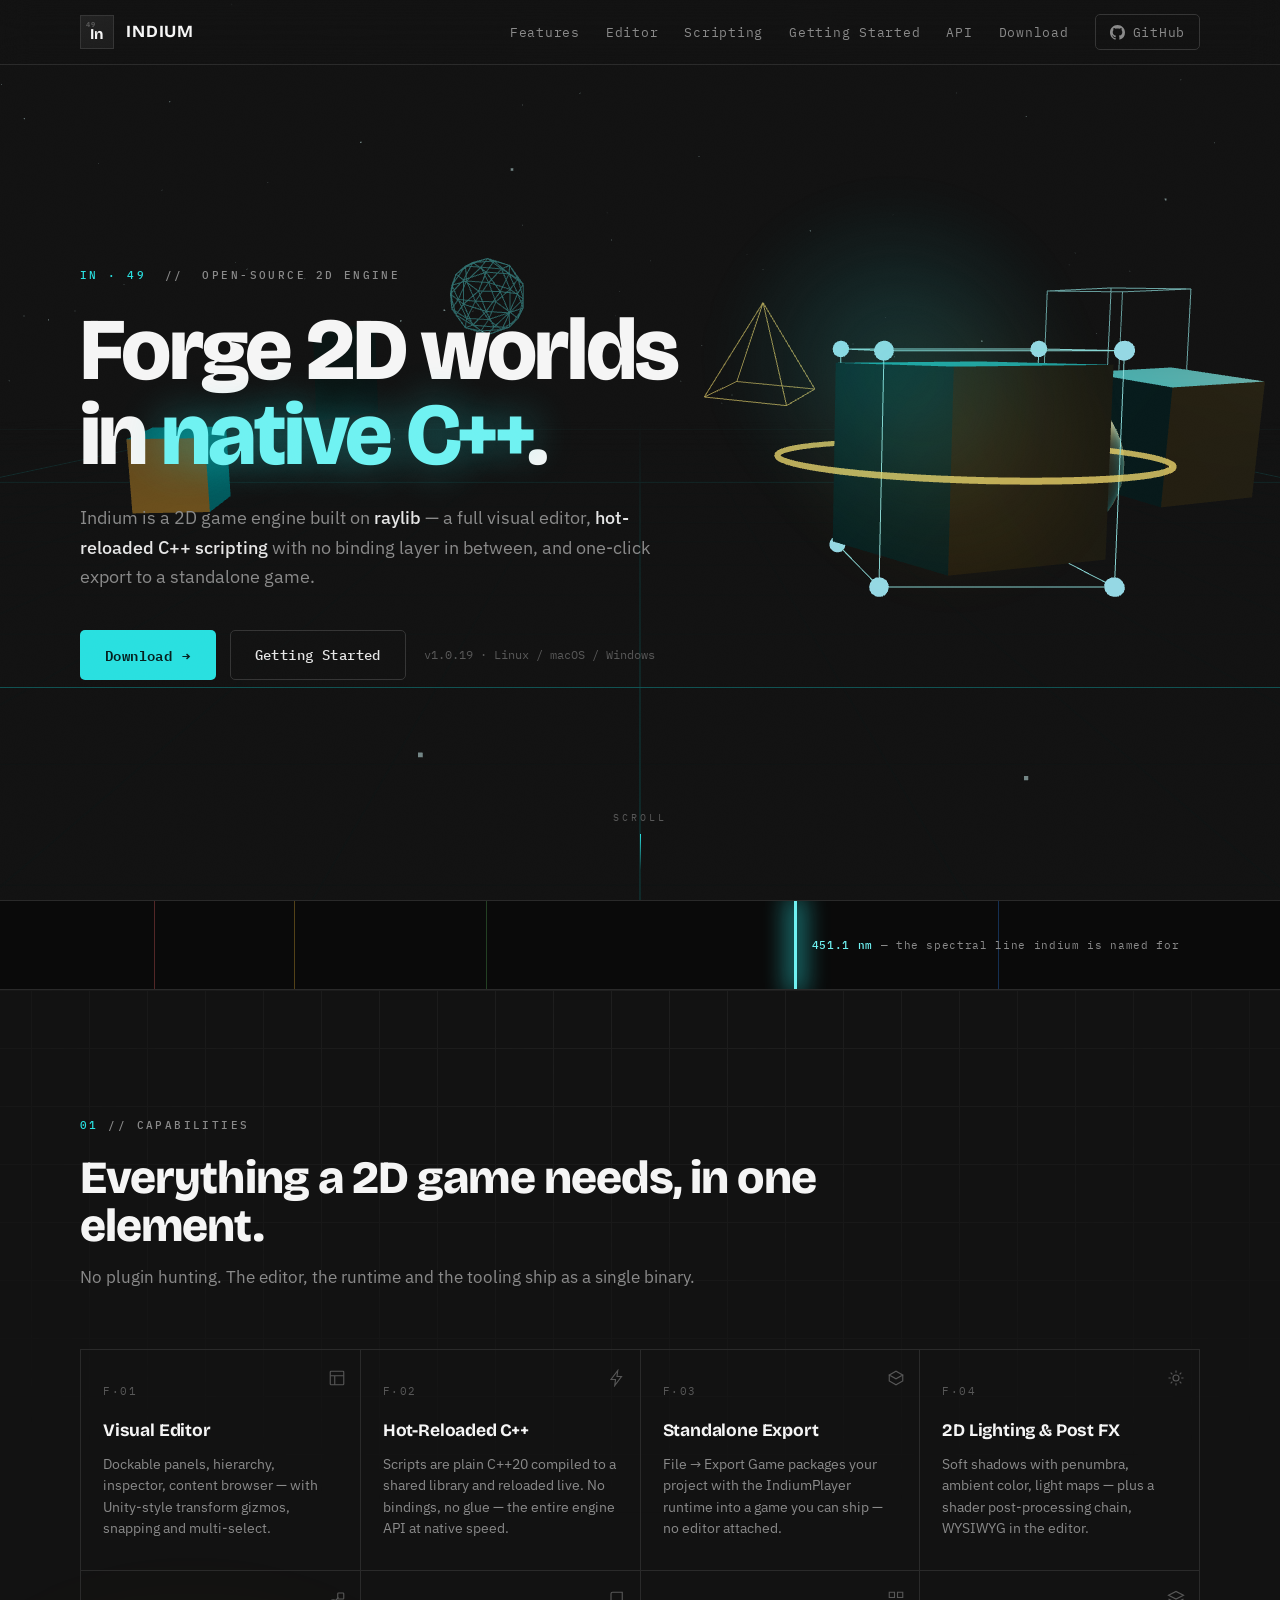
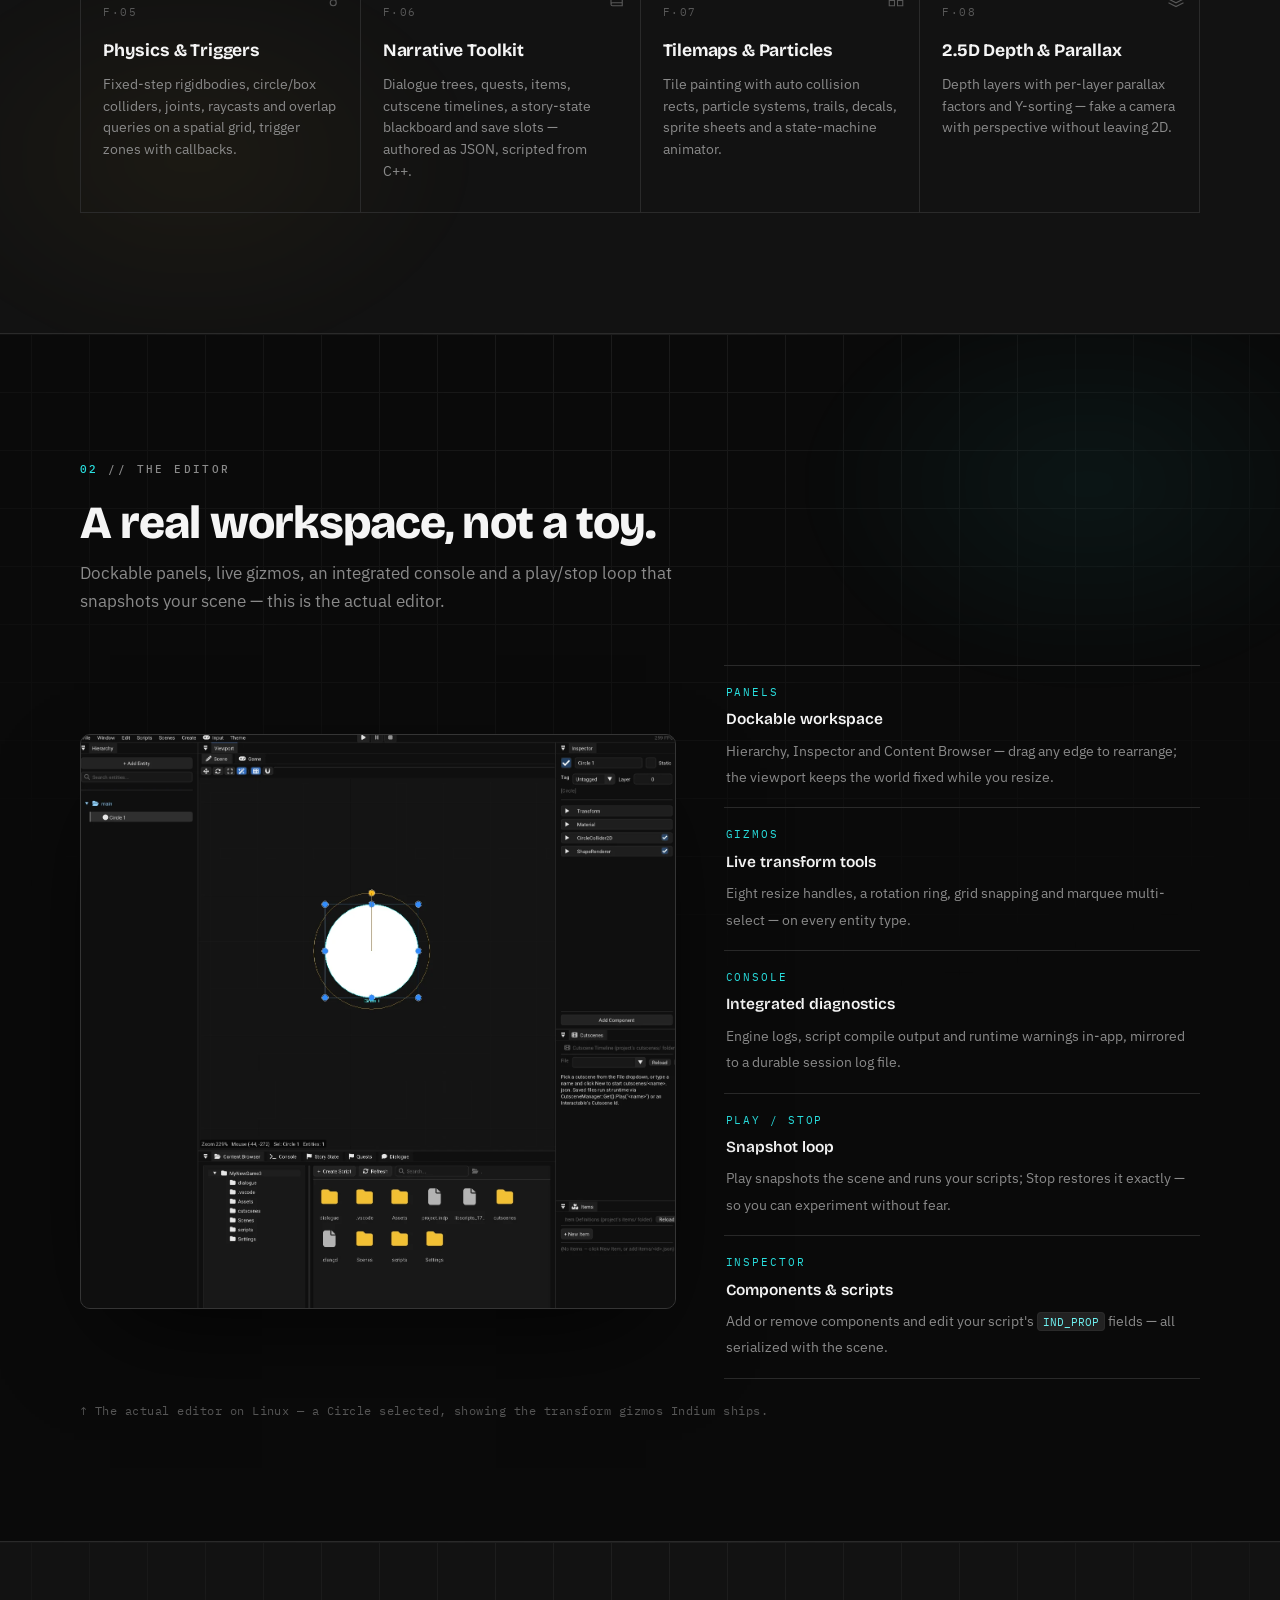
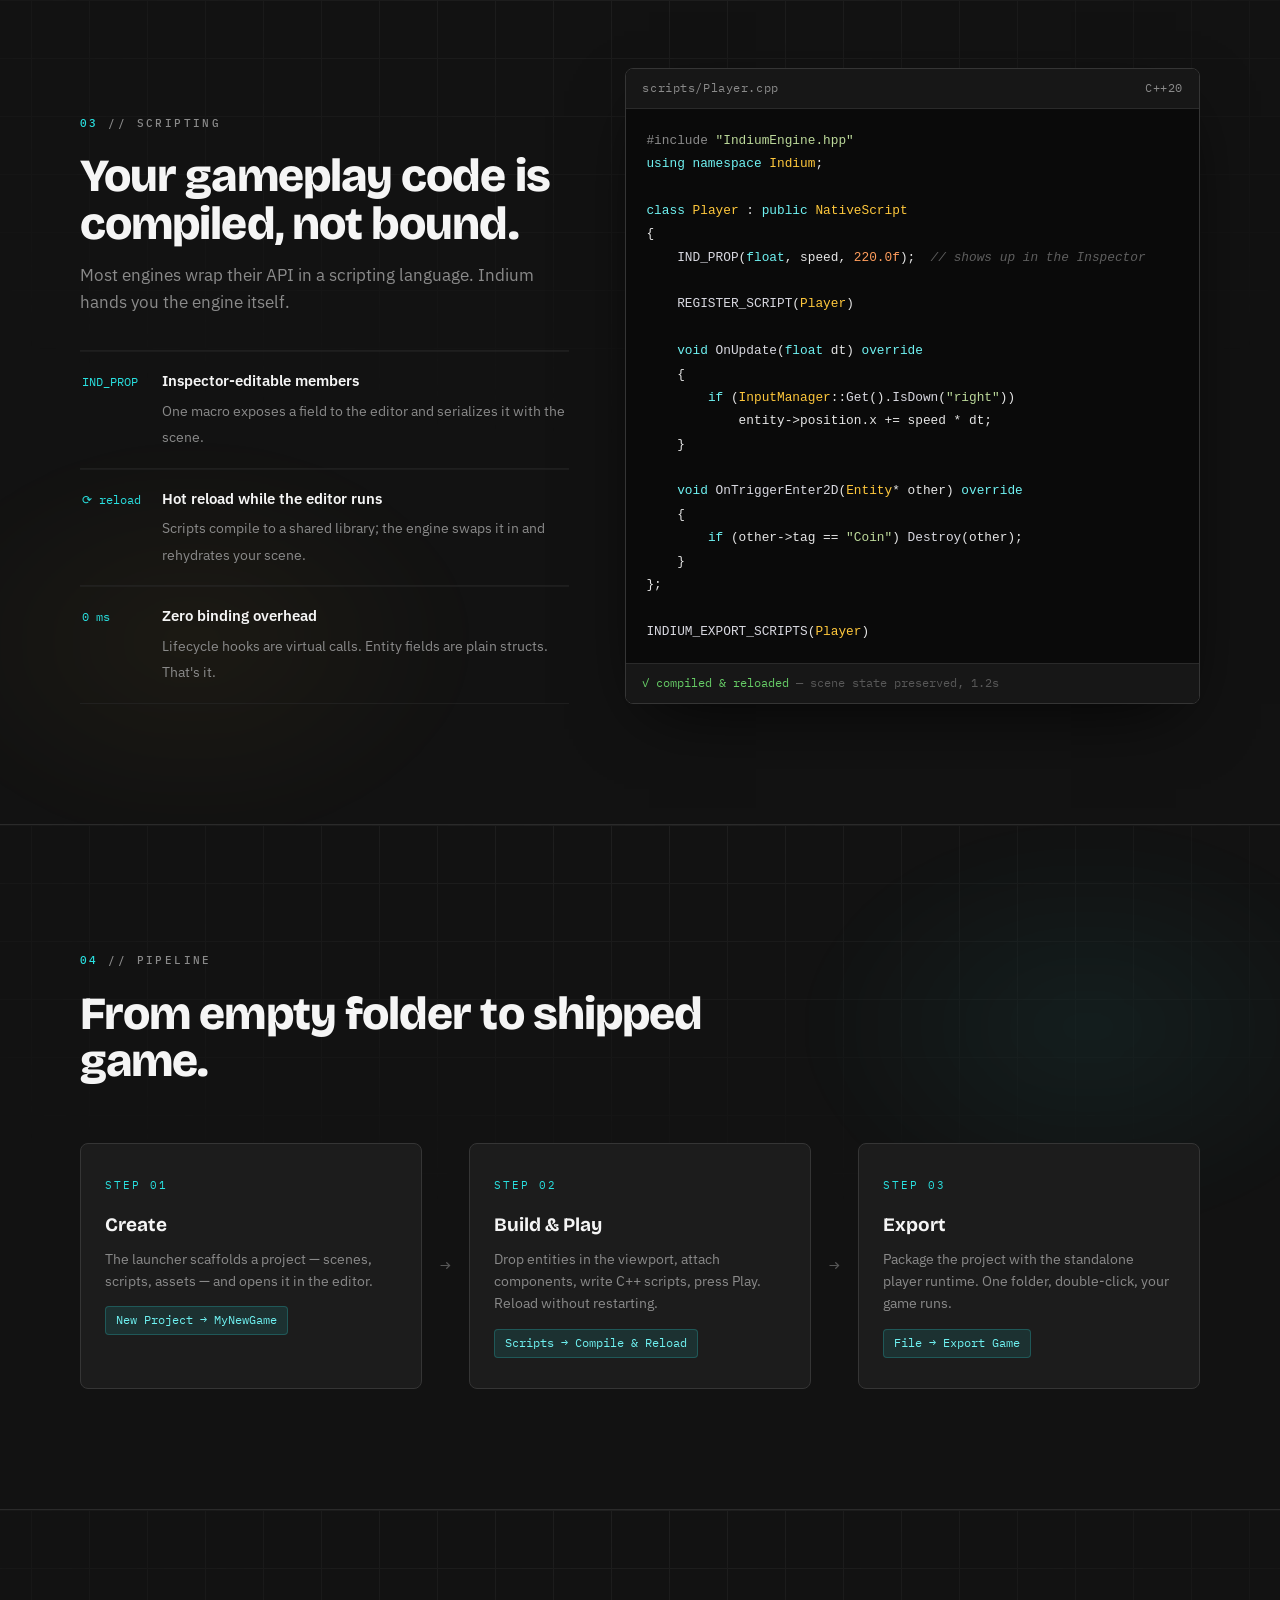
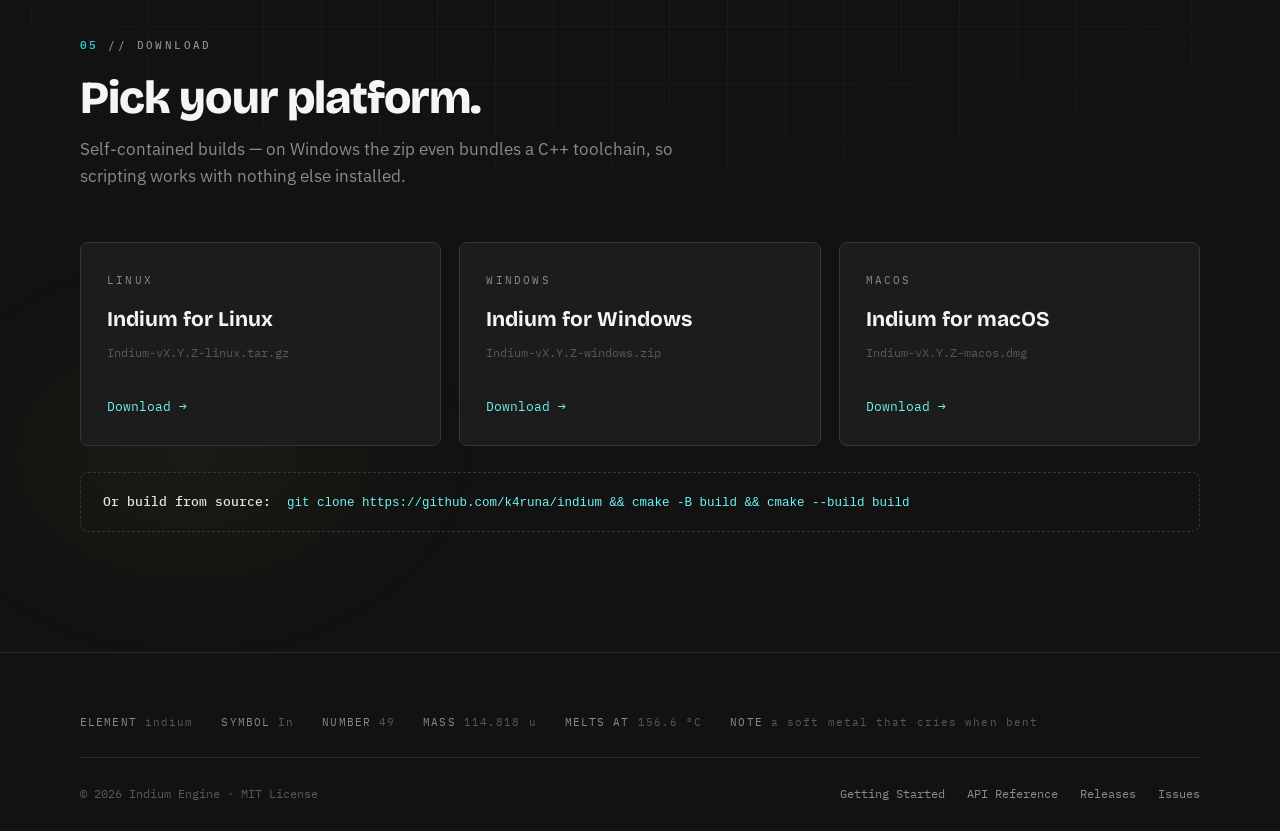
<file: website/index.html>
<!DOCTYPE html>
<html lang="en">
<head>
<meta charset="UTF-8">
<meta name="viewport" content="width=device-width, initial-scale=1.0">
<title>Indium — a 2D game engine in pure C++</title>
<meta name="description" content="Indium is an open-source 2D game engine built on raylib: a full visual editor, hot-reloaded C++ scripting with zero bindings, and one-click standalone export.">
<meta property="og:title" content="Indium — a 2D game engine in pure C++">
<meta property="og:description" content="A visual editor, hot-reloaded C++ scripting with no binding layer, and one-click standalone export.">
<meta property="og:type" content="website">
<link rel="icon" href="data:image/svg+xml,%3Csvg xmlns='http://www.w3.org/2000/svg' viewBox='0 0 64 64'%3E%3Crect width='64' height='64' fill='%231c1c1c'/%3E%3Crect x='2' y='2' width='60' height='60' fill='none' stroke='%2329e0e0' stroke-width='3'/%3E%3Ctext x='32' y='42' font-family='monospace' font-size='28' font-weight='bold' fill='%23f5f5f5' text-anchor='middle'%3EIn%3C/text%3E%3Ctext x='10' y='16' font-family='monospace' font-size='10' fill='%23585858'%3E49%3C/text%3E%3C/svg%3E">
<link rel="preconnect" href="https://fonts.googleapis.com">
<link rel="preconnect" href="https://fonts.gstatic.com" crossorigin>
<link href="https://fonts.googleapis.com/css2?family=Bricolage+Grotesque:opsz,wght@12..96,700;12..96,800&family=IBM+Plex+Mono:wght@400;500;600&family=IBM+Plex+Sans:wght@400;500;600&display=swap" rel="stylesheet">
<link rel="stylesheet" href="css/style.css">
</head>
<body>

<!-- real-time 3D backdrop (molten indium) + bloom-like aura -->
<canvas id="scene" aria-hidden="true"></canvas>
<div class="scene-aura" aria-hidden="true"></div>

<nav class="nav">
  <div class="wrap">
    <a class="brand" href="index.html" aria-label="Indium home">
      <span class="element"><b>In</b><i></i></span>
      <span>INDIUM</span>
    </a>
    <button class="nav-toggle" aria-label="Menu" aria-expanded="false">≡</button>
    <div class="links" id="navlinks">
      <a href="#features">Features</a>
      <a href="#showcase">Editor</a>
      <a href="#scripting">Scripting</a>
      <a href="getting-started.html">Getting&nbsp;Started</a>
      <a href="api.html">API</a>
      <a href="#download">Download</a>
      <a class="gh" href="https://github.com/k4runa/indium" target="_blank" rel="noopener">
        <svg viewBox="0 0 16 16" aria-hidden="true"><path d="M8 0C3.58 0 0 3.58 0 8c0 3.54 2.29 6.53 5.47 7.59.4.07.55-.17.55-.38 0-.19-.01-.82-.01-1.49-2.01.37-2.53-.49-2.69-.94-.09-.23-.48-.94-.82-1.13-.28-.15-.68-.52-.01-.53.63-.01 1.08.58 1.23.82.72 1.21 1.87.87 2.33.66.07-.52.28-.87.51-1.07-1.78-.2-3.64-.89-3.64-3.95 0-.87.31-1.59.82-2.15-.08-.2-.36-1.02.08-2.12 0 0 .67-.21 2.2.82.64-.18 1.32-.27 2-.27s1.36.09 2 .27c1.53-1.04 2.2-.82 2.2-.82.44 1.1.16 1.92.08 2.12.51.56.82 1.27.82 2.15 0 3.07-1.87 3.75-3.65 3.95.29.25.54.73.54 1.48 0 1.07-.01 1.93-.01 2.2 0 .21.15.46.55.38A8.01 8.01 0 0 0 16 8c0-4.42-3.58-8-8-8z"/></svg>
        GitHub
      </a>
    </div>
  </div>
</nav>

<!-- ======================= HERO ======================= -->
<header class="hero">
  <div class="wrap">
    <div class="inner">
      <span class="tag"><span class="idx">In · 49</span> &nbsp;//&nbsp; open-source 2D engine</span>
      <h1>Forge 2D worlds in <em>native&nbsp;C++</em>.</h1>
      <p class="sub">
        Indium is a 2D game engine built on <strong>raylib</strong> — a full visual editor,
        <strong>hot-reloaded C++ scripting</strong> with no binding layer in between,
        and one-click export to a standalone game.
      </p>
      <div class="cta">
        <a class="btn btn-primary" href="#download">Download <span class="arrow">→</span></a>
        <a class="btn btn-ghost" href="getting-started.html">Getting Started</a>
        <span class="ver" id="hero-version">v1.0.19 · Linux / macOS / Windows</span>
      </div>
    </div>
  </div>
  <div class="scrollcue"><span>SCROLL</span><span class="bar"></span></div>
</header>

<div class="below">

<!-- spectral signature -->
<div class="spectrum" role="img" aria-label="Emission spectrum with the indigo-cyan line indium is named for">
  <span class="l r"></span><span class="l o"></span><span class="l g"></span>
  <span class="l in"></span><span class="l b"></span>
  <span class="label"><b>451.1 nm</b> — the spectral line indium is named for</span>
</div>

<!-- ======================= FEATURES ======================= -->
<section class="block" id="features" data-idx="01">
  <div class="wrap">
    <div class="reveal">
      <span class="tag"><span class="idx">01</span> // capabilities</span>
      <h2>Everything a 2D game needs, in one element.</h2>
      <p class="lead">No plugin hunting. The editor, the runtime and the tooling ship as a single binary.</p>
    </div>

    <div class="features reveal">
      <div class="feature">
        <span class="glyph"><svg viewBox="0 0 24 24"><rect x="3" y="3" width="18" height="18" rx="1"/><path d="M3 9h18M9 9v12"/></svg></span>
        <span class="num">F·01</span>
        <h3>Visual Editor</h3>
        <p>Dockable panels, hierarchy, inspector, content browser — with Unity-style transform gizmos, snapping and multi-select.</p>
      </div>
      <div class="feature">
        <span class="glyph"><svg viewBox="0 0 24 24"><path d="M13 2 4 14h6l-1 8 9-12h-6l1-8z"/></svg></span>
        <span class="num">F·02</span>
        <h3>Hot-Reloaded C++</h3>
        <p>Scripts are plain C++20 compiled to a shared library and reloaded live. No bindings, no glue — the entire engine API at native speed.</p>
      </div>
      <div class="feature">
        <span class="glyph"><svg viewBox="0 0 24 24"><path d="M21 8 12 3 3 8l9 5 9-5zM3 8v8l9 5 9-5V8"/></svg></span>
        <span class="num">F·03</span>
        <h3>Standalone Export</h3>
        <p>File → Export Game packages your project with the IndiumPlayer runtime into a game you can ship — no editor attached.</p>
      </div>
      <div class="feature">
        <span class="glyph"><svg viewBox="0 0 24 24"><circle cx="12" cy="12" r="4"/><path d="M12 2v3M12 19v3M2 12h3M19 12h3M4.9 4.9l2.2 2.2M16.9 16.9l2.2 2.2M19.1 4.9l-2.2 2.2M7.1 16.9l-2.2 2.2"/></svg></span>
        <span class="num">F·04</span>
        <h3>2D Lighting &amp; Post FX</h3>
        <p>Soft shadows with penumbra, ambient color, light maps — plus a shader post-processing chain, WYSIWYG in the editor.</p>
      </div>
      <div class="feature">
        <span class="glyph"><svg viewBox="0 0 24 24"><circle cx="7" cy="17" r="4"/><rect x="13" y="4" width="8" height="8" rx="1"/><path d="M10 14 14 10"/></svg></span>
        <span class="num">F·05</span>
        <h3>Physics &amp; Triggers</h3>
        <p>Fixed-step rigidbodies, circle/box colliders, joints, raycasts and overlap queries on a spatial grid, trigger zones with callbacks.</p>
      </div>
      <div class="feature">
        <span class="glyph"><svg viewBox="0 0 24 24"><path d="M4 19V5a2 2 0 0 1 2-2h13v18H6a2 2 0 0 1-2-2zm0 0a2 2 0 0 1 2-2h13"/></svg></span>
        <span class="num">F·06</span>
        <h3>Narrative Toolkit</h3>
        <p>Dialogue trees, quests, items, cutscene timelines, a story-state blackboard and save slots — authored as JSON, scripted from C++.</p>
      </div>
      <div class="feature">
        <span class="glyph"><svg viewBox="0 0 24 24"><path d="M3 3h7v7H3zM14 3h7v7h-7zM3 14h7v7H3zM14 14h7v7h-7z"/></svg></span>
        <span class="num">F·07</span>
        <h3>Tilemaps &amp; Particles</h3>
        <p>Tile painting with auto collision rects, particle systems, trails, decals, sprite sheets and a state-machine animator.</p>
      </div>
      <div class="feature">
        <span class="glyph"><svg viewBox="0 0 24 24"><path d="M2 17l10 5 10-5M2 12l10 5 10-5M2 7l10 5 10-5-10-5z"/></svg></span>
        <span class="num">F·08</span>
        <h3>2.5D Depth &amp; Parallax</h3>
        <p>Depth layers with per-layer parallax factors and Y-sorting — fake a camera with perspective without leaving 2D.</p>
      </div>
    </div>
  </div>
</section>

<!-- ======================= SHOWCASE ======================= -->
<section class="block showcase" id="showcase" data-idx="02">
  <div class="wrap">
    <div class="reveal">
      <span class="tag"><span class="idx">02</span> // the editor</span>
      <h2>A real workspace, not a toy.</h2>
      <p class="lead">Dockable panels, live gizmos, an integrated console and a play/stop loop that snapshots your scene — this is the actual editor.</p>
    </div>
    <div class="show-grid">
      <div class="frame reveal" id="editor-shot">
        <picture>
          <source srcset="img/editor.webp" type="image/webp">
          <img src="img/editor.png" width="1457" height="1406" loading="lazy"
               alt="The Indium editor: hierarchy panel, a viewport with a selected circle showing the 8 resize handles and rotation-ring gizmos, inspector and content browser.">
        </picture>
      </div>
      <div class="show-points reveal">
        <div class="show-point">
          <span class="k">PANELS</span>
          <b>Dockable workspace</b>
          <span>Hierarchy, Inspector and Content Browser — drag any edge to rearrange; the viewport keeps the world fixed while you resize.</span>
        </div>
        <div class="show-point">
          <span class="k">GIZMOS</span>
          <b>Live transform tools</b>
          <span>Eight resize handles, a rotation ring, grid snapping and marquee multi-select — on every entity type.</span>
        </div>
        <div class="show-point">
          <span class="k">CONSOLE</span>
          <b>Integrated diagnostics</b>
          <span>Engine logs, script compile output and runtime warnings in-app, mirrored to a durable session log file.</span>
        </div>
        <div class="show-point">
          <span class="k">PLAY / STOP</span>
          <b>Snapshot loop</b>
          <span>Play snapshots the scene and runs your scripts; Stop restores it exactly — so you can experiment without fear.</span>
        </div>
        <div class="show-point">
          <span class="k">INSPECTOR</span>
          <b>Components &amp; scripts</b>
          <span>Add or remove components and edit your script's <code>IND_PROP</code> fields — all serialized with the scene.</span>
        </div>
      </div>
    </div>
    <p class="show-cap reveal">↑ The actual editor on Linux — a Circle selected, showing the transform gizmos Indium ships.</p>
  </div>
</section>

<!-- ======================= SCRIPTING ======================= -->
<section class="block" id="scripting" data-idx="03">
  <div class="wrap">
    <div class="codegrid">
      <div class="copy-side reveal">
        <span class="tag"><span class="idx">03</span> // scripting</span>
        <h2>Your gameplay code is compiled, not bound.</h2>
        <p class="lead">Most engines wrap their API in a scripting language. Indium hands you the engine itself.</p>
        <div class="points">
          <div class="point">
            <span class="k">IND_PROP</span>
            <div><b>Inspector-editable members</b>
            <span>One macro exposes a field to the editor and serializes it with the scene.</span></div>
          </div>
          <div class="point">
            <span class="k">⟳ reload</span>
            <div><b>Hot reload while the editor runs</b>
            <span>Scripts compile to a shared library; the engine swaps it in and rehydrates your scene.</span></div>
          </div>
          <div class="point">
            <span class="k">0 ms</span>
            <div><b>Zero binding overhead</b>
            <span>Lifecycle hooks are virtual calls. Entity fields are plain structs. That's it.</span></div>
          </div>
        </div>
      </div>

      <div class="codecard reveal">
        <div class="head"><span>scripts/Player.cpp</span><span>C++20</span></div>
        <pre><code><span class="tk-p">#include</span> <span class="tk-s">"IndiumEngine.hpp"</span>
<span class="tk-k">using namespace</span> <span class="tk-t">Indium</span>;

<span class="tk-k">class</span> <span class="tk-t">Player</span> : <span class="tk-k">public</span> <span class="tk-t">NativeScript</span>
{
    <span class="tk-f">IND_PROP</span>(<span class="tk-k">float</span>, speed, <span class="tk-n">220.0f</span>);  <span class="tk-c">// shows up in the Inspector</span>

    <span class="tk-f">REGISTER_SCRIPT</span>(<span class="tk-t">Player</span>)

    <span class="tk-k">void</span> <span class="tk-f">OnUpdate</span>(<span class="tk-k">float</span> dt) <span class="tk-k">override</span>
    {
        <span class="tk-k">if</span> (<span class="tk-t">InputManager</span>::<span class="tk-f">Get</span>().<span class="tk-f">IsDown</span>(<span class="tk-s">"right"</span>))
            entity-&gt;position.x += speed * dt;
    }

    <span class="tk-k">void</span> <span class="tk-f">OnTriggerEnter2D</span>(<span class="tk-t">Entity</span>* other) <span class="tk-k">override</span>
    {
        <span class="tk-k">if</span> (other-&gt;tag == <span class="tk-s">"Coin"</span>) <span class="tk-f">Destroy</span>(other);
    }
};

<span class="tk-f">INDIUM_EXPORT_SCRIPTS</span>(<span class="tk-t">Player</span>)</code></pre>
        <div class="foot">✓ compiled &amp; reloaded <span class="dim">— scene state preserved, 1.2s</span></div>
      </div>
    </div>
  </div>
</section>

<!-- ======================= PIPELINE ======================= -->
<section class="block" data-idx="04">
  <div class="wrap">
    <div class="reveal">
      <span class="tag"><span class="idx">04</span> // pipeline</span>
      <h2>From empty folder to shipped game.</h2>
    </div>
    <div class="pipeline reveal">
      <div class="step">
        <span class="num">STEP 01</span>
        <h3>Create</h3>
        <p>The launcher scaffolds a project — scenes, scripts, assets — and opens it in the editor.</p>
        <code>New Project → MyNewGame</code>
      </div>
      <div class="arr">→</div>
      <div class="step">
        <span class="num">STEP 02</span>
        <h3>Build &amp; Play</h3>
        <p>Drop entities in the viewport, attach components, write C++ scripts, press Play. Reload without restarting.</p>
        <code>Scripts → Compile &amp; Reload</code>
      </div>
      <div class="arr">→</div>
      <div class="step">
        <span class="num">STEP 03</span>
        <h3>Export</h3>
        <p>Package the project with the standalone player runtime. One folder, double-click, your game runs.</p>
        <code>File → Export Game</code>
      </div>
    </div>
  </div>
</section>

<!-- ======================= DOWNLOAD ======================= -->
<section class="block" id="download" data-idx="05">
  <div class="wrap">
    <div class="reveal">
      <span class="tag"><span class="idx">05</span> // download</span>
      <h2>Pick your platform.</h2>
      <p class="lead">Self-contained builds — on Windows the zip even bundles a C++ toolchain, so scripting works with nothing else installed.</p>
    </div>

    <div class="dl-grid reveal" id="dl-grid">
      <a class="dl-card" data-suffix="linux" href="https://github.com/k4runa/indium/releases/latest">
        <span class="os">Linux</span>
        <h3>Indium for Linux</h3>
        <span class="file">Indium-vX.Y.Z-linux.tar.gz</span>
        <span class="get">Download <span class="arrow">→</span></span>
      </a>
      <a class="dl-card" data-suffix="windows" href="https://github.com/k4runa/indium/releases/latest">
        <span class="os">Windows</span>
        <h3>Indium for Windows</h3>
        <span class="file">Indium-vX.Y.Z-windows.zip</span>
        <span class="get">Download <span class="arrow">→</span></span>
      </a>
      <a class="dl-card" data-suffix="macos" href="https://github.com/k4runa/indium/releases/latest">
        <span class="os">macOS</span>
        <h3>Indium for macOS</h3>
        <span class="file">Indium-vX.Y.Z-macos.dmg</span>
        <span class="get">Download <span class="arrow">→</span></span>
      </a>
    </div>

    <div class="src-note reveal">
      <b>Or build from source:</b>
      <code>git clone https://github.com/k4runa/indium &amp;&amp; cmake -B build &amp;&amp; cmake --build build</code>
    </div>
  </div>
</section>

<!-- ======================= FOOTER ======================= -->
<footer>
  <div class="wrap">
    <div class="strip">
      <span><b>ELEMENT</b> indium</span>
      <span><b>SYMBOL</b> In</span>
      <span><b>NUMBER</b> 49</span>
      <span><b>MASS</b> 114.818 u</span>
      <span><b>MELTS AT</b> 156.6 °C</span>
      <span><b>NOTE</b> a soft metal that cries when bent</span>
    </div>
    <div class="row">
      <span class="made">© <span id="year">2026</span> Indium Engine · MIT License</span>
      <div class="links">
        <a href="getting-started.html">Getting Started</a>
        <a href="api.html">API Reference</a>
        <a href="https://github.com/k4runa/indium/releases" target="_blank" rel="noopener">Releases</a>
        <a href="https://github.com/k4runa/indium/issues" target="_blank" rel="noopener">Issues</a>
      </div>
    </div>
  </div>
</footer>

</div><!-- /.below -->

<!-- Vendored UMD build (classic script): works over file:// and offline, unlike ES modules. -->
<script src="js/lib/three.min.js"></script>
<script src="js/scene.js"></script>
<script src="js/main.js"></script>
</body>
</html>
</file>
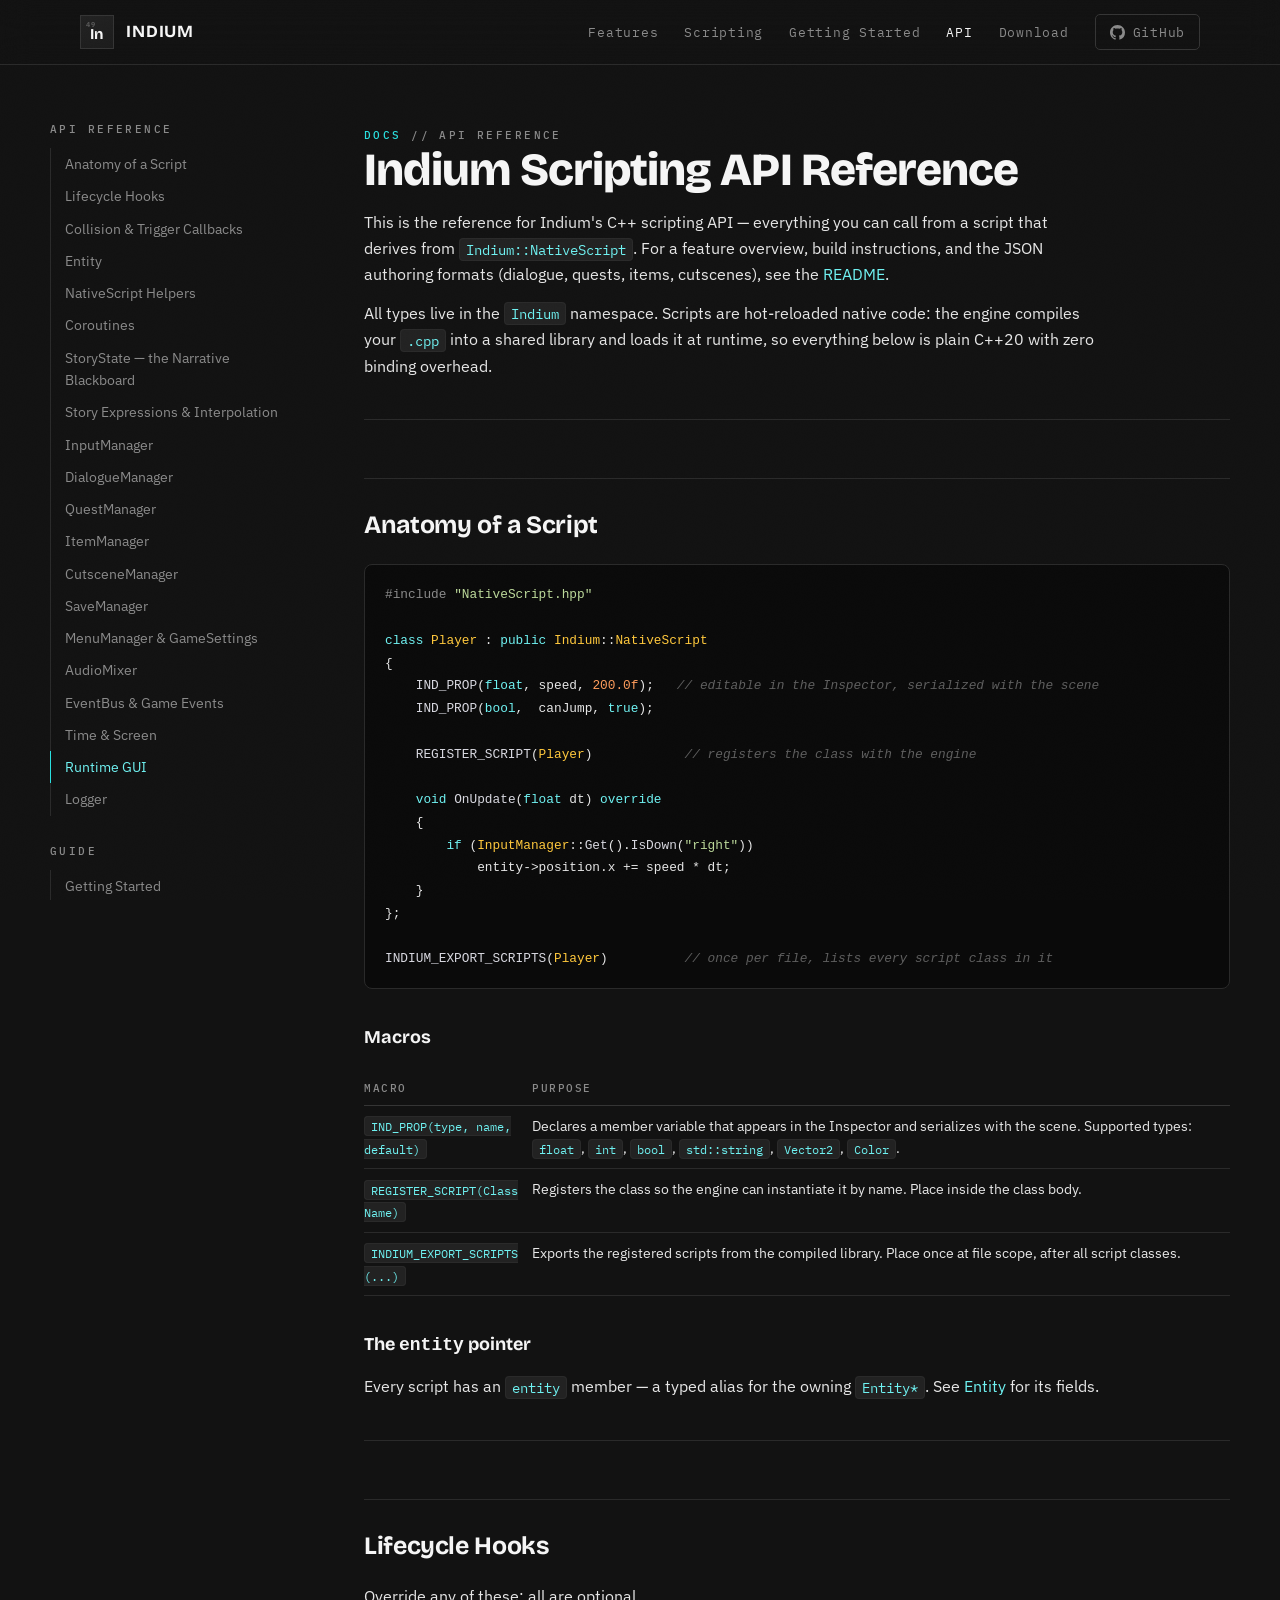
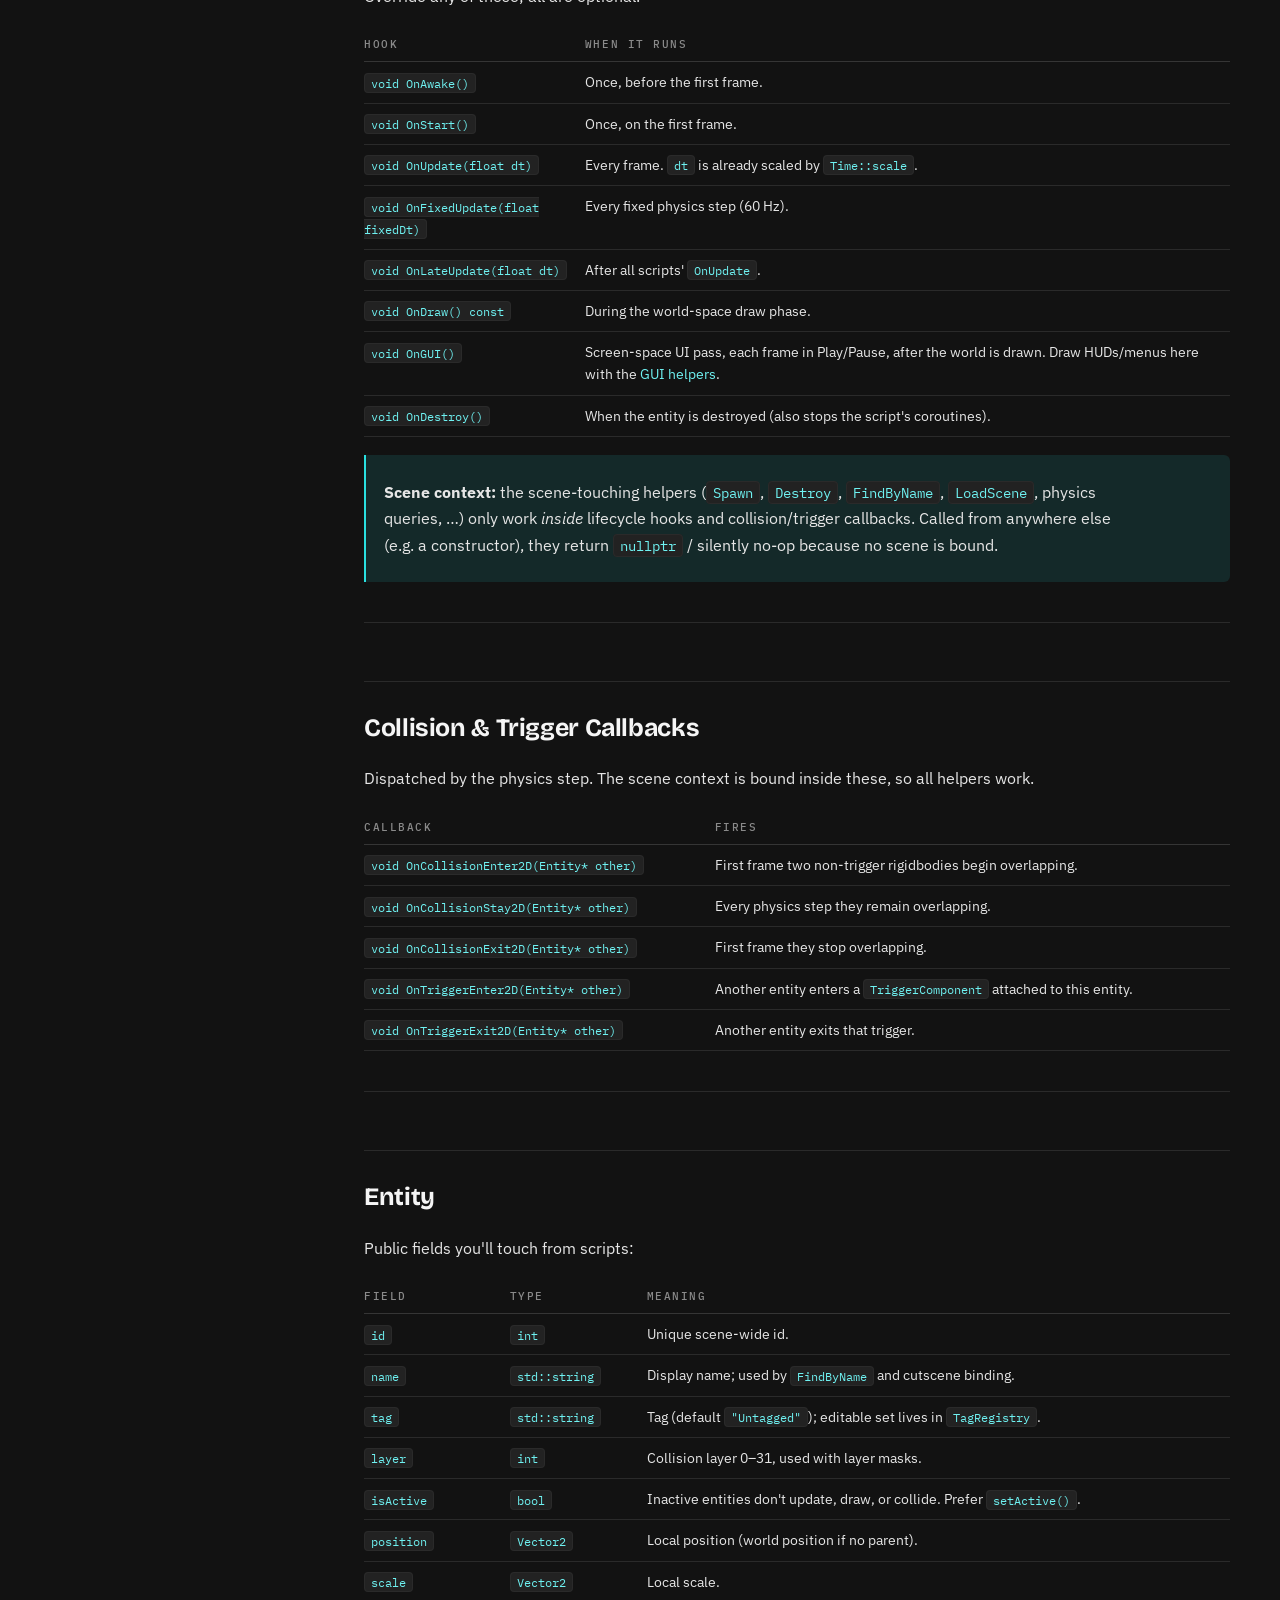
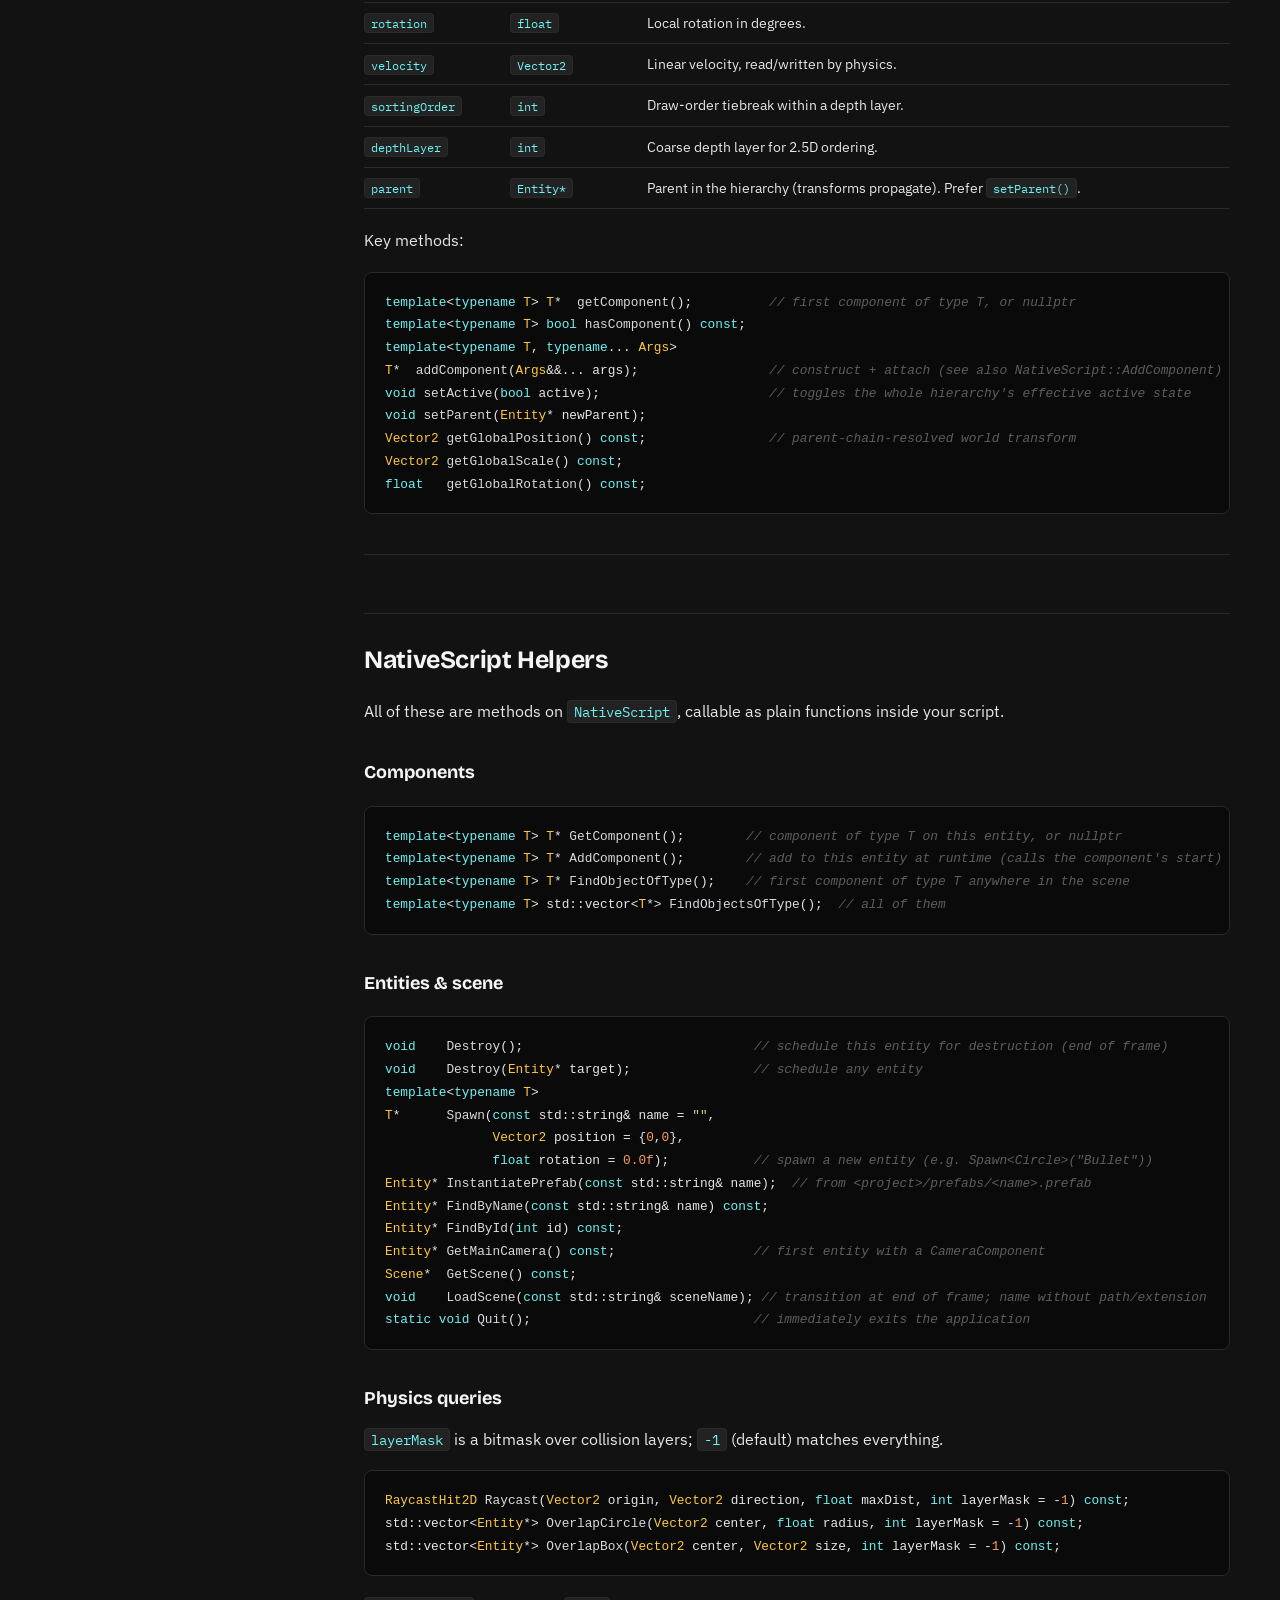
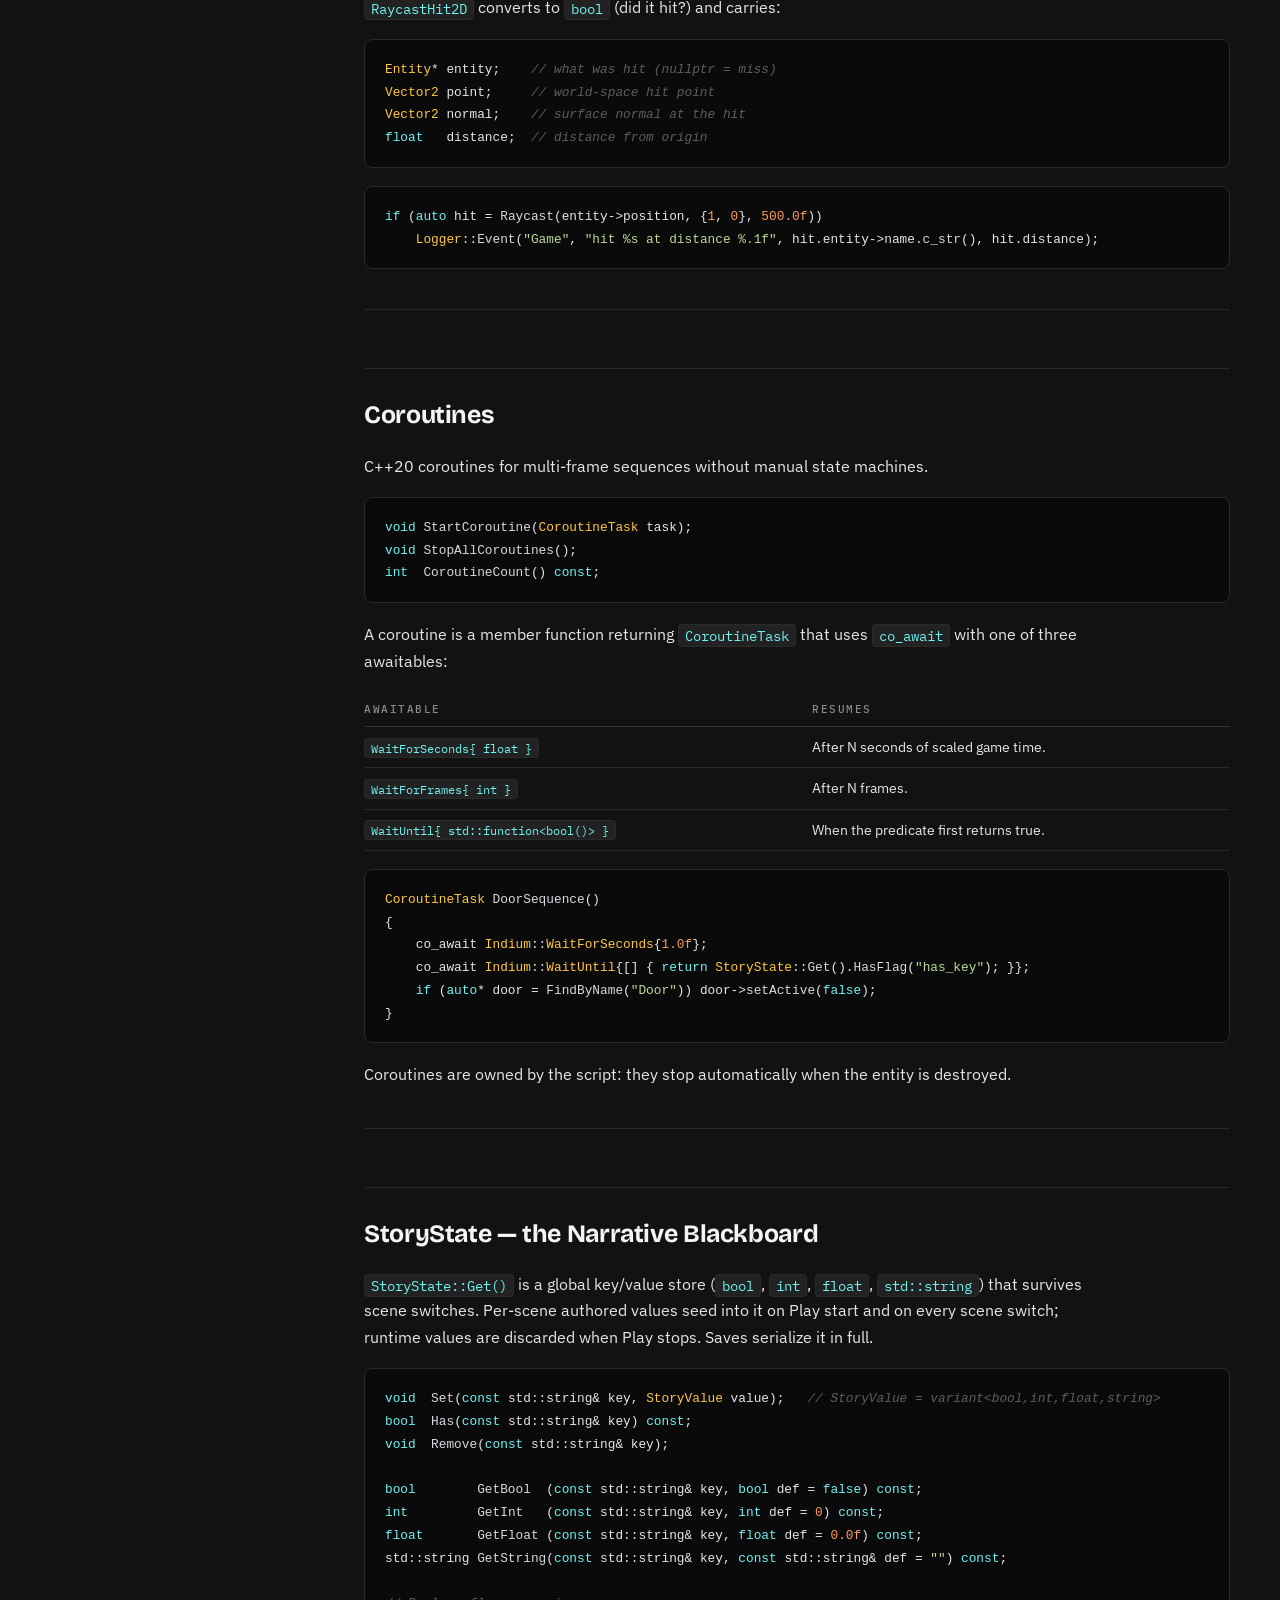
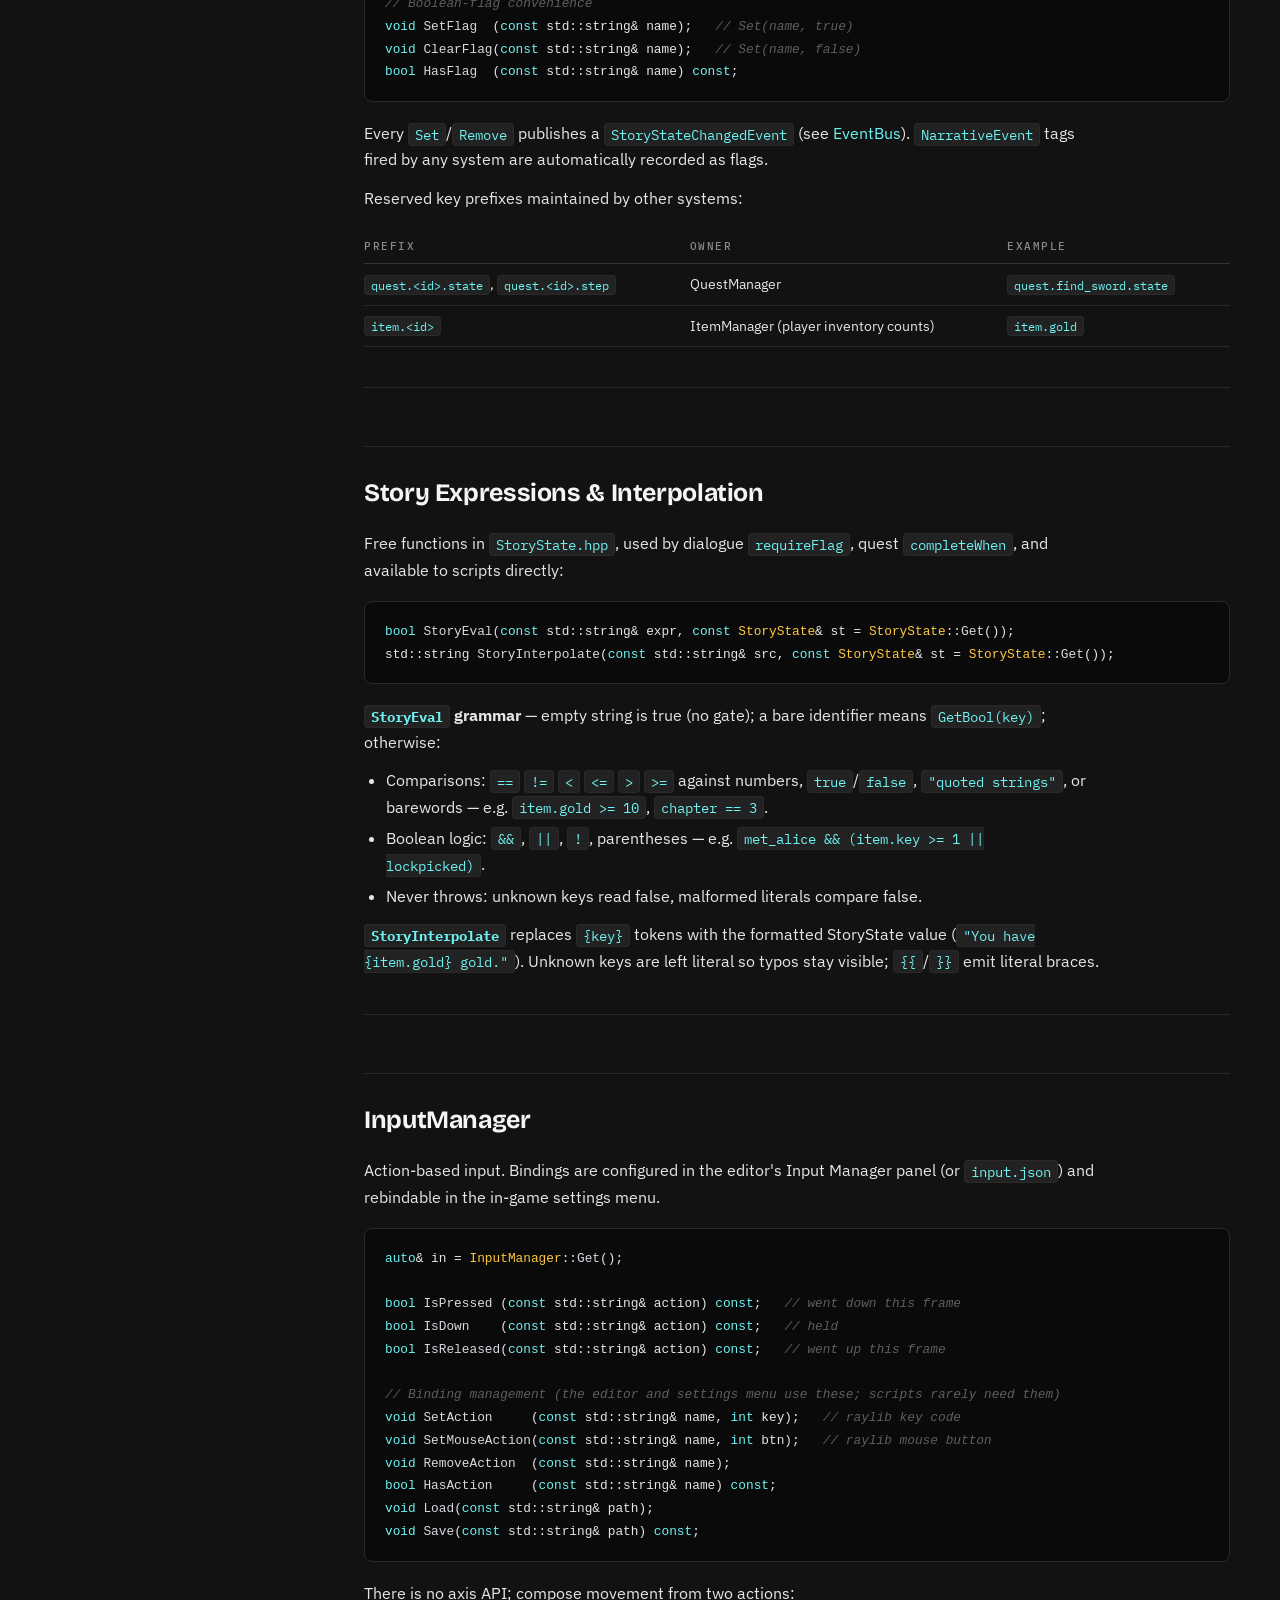
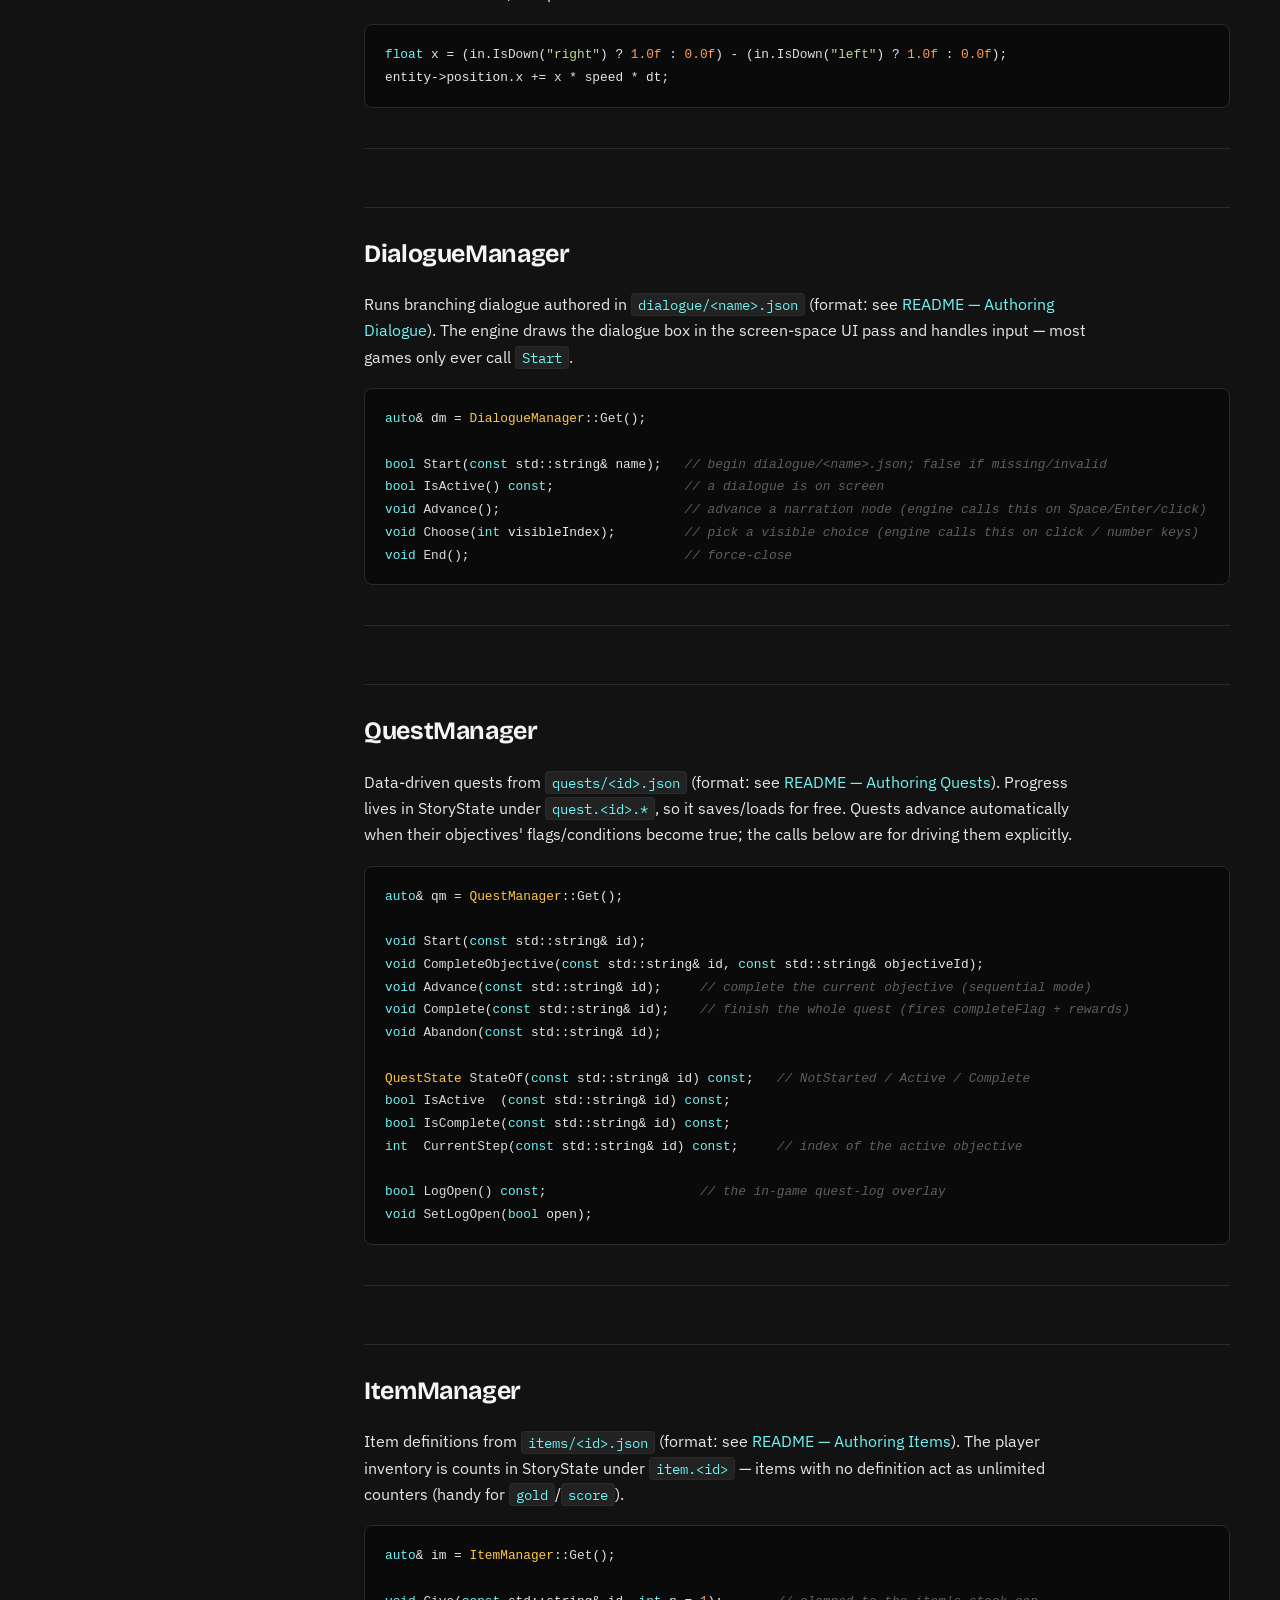
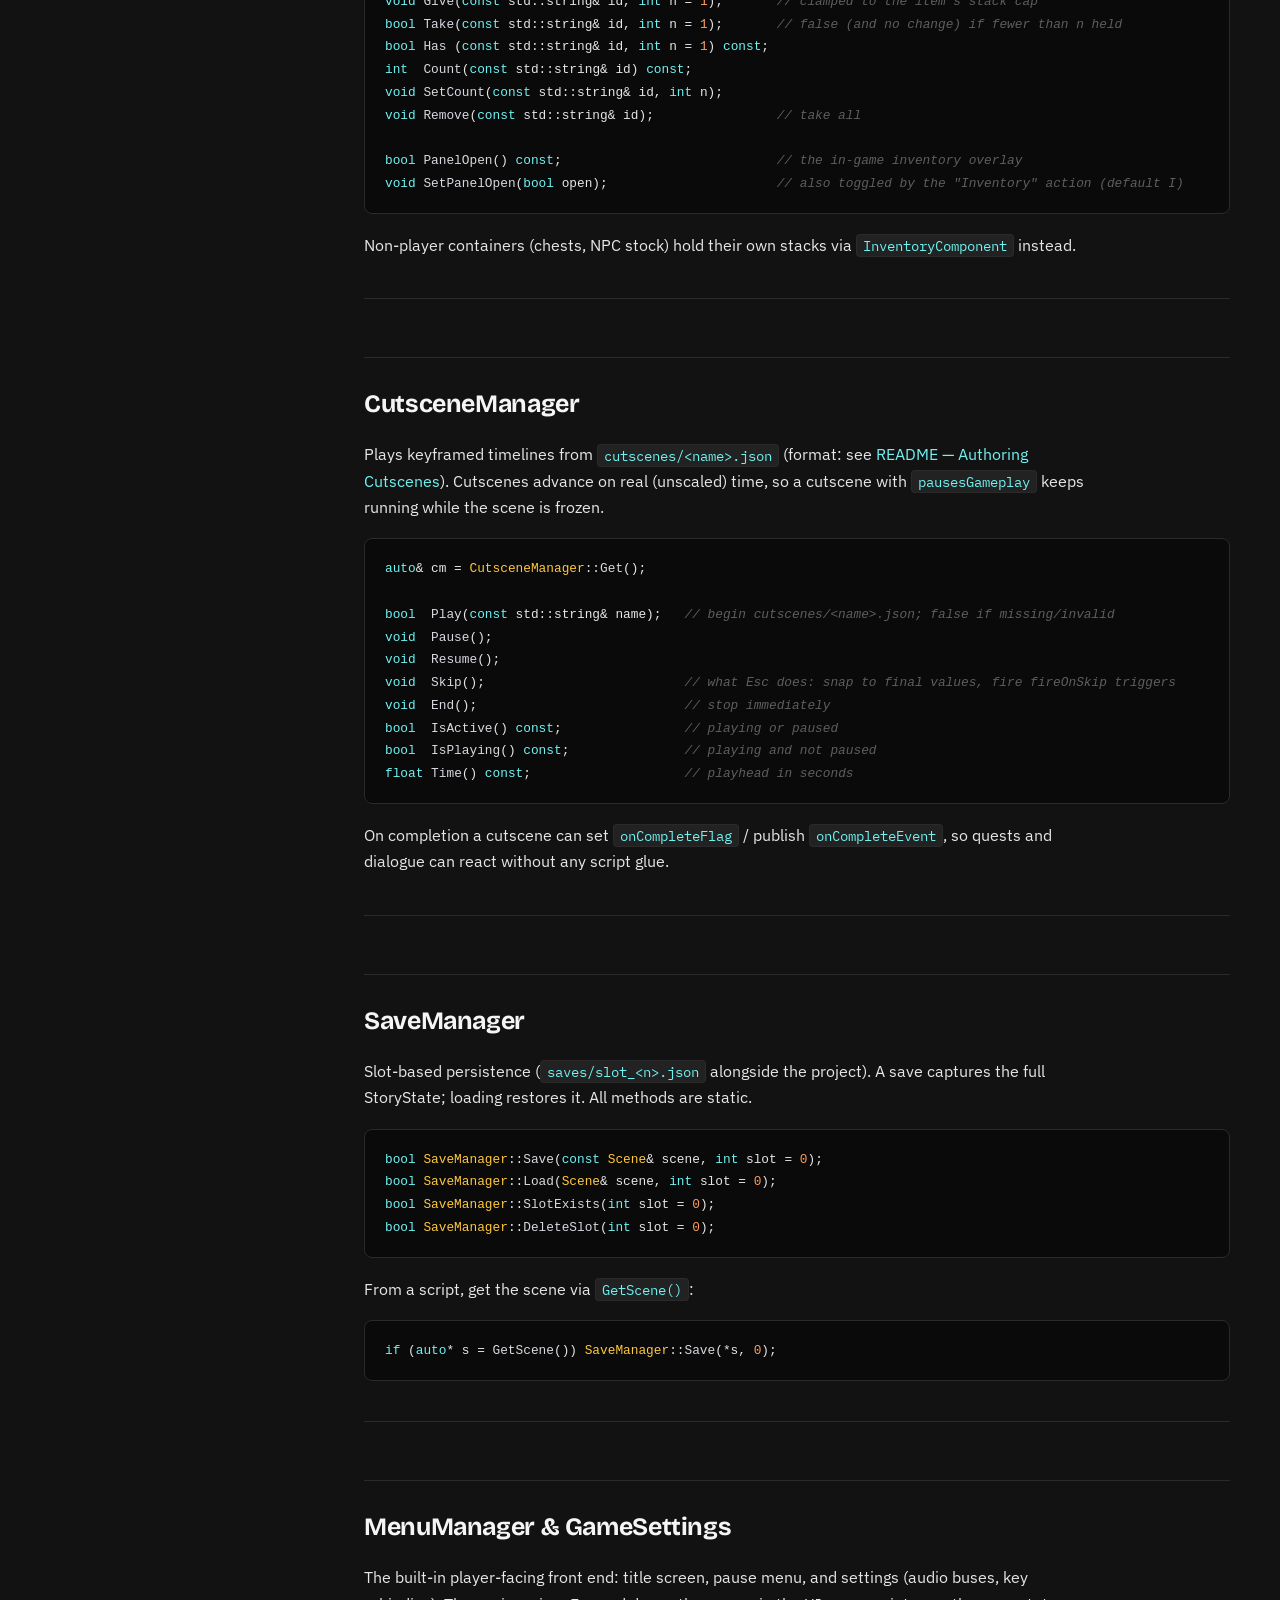
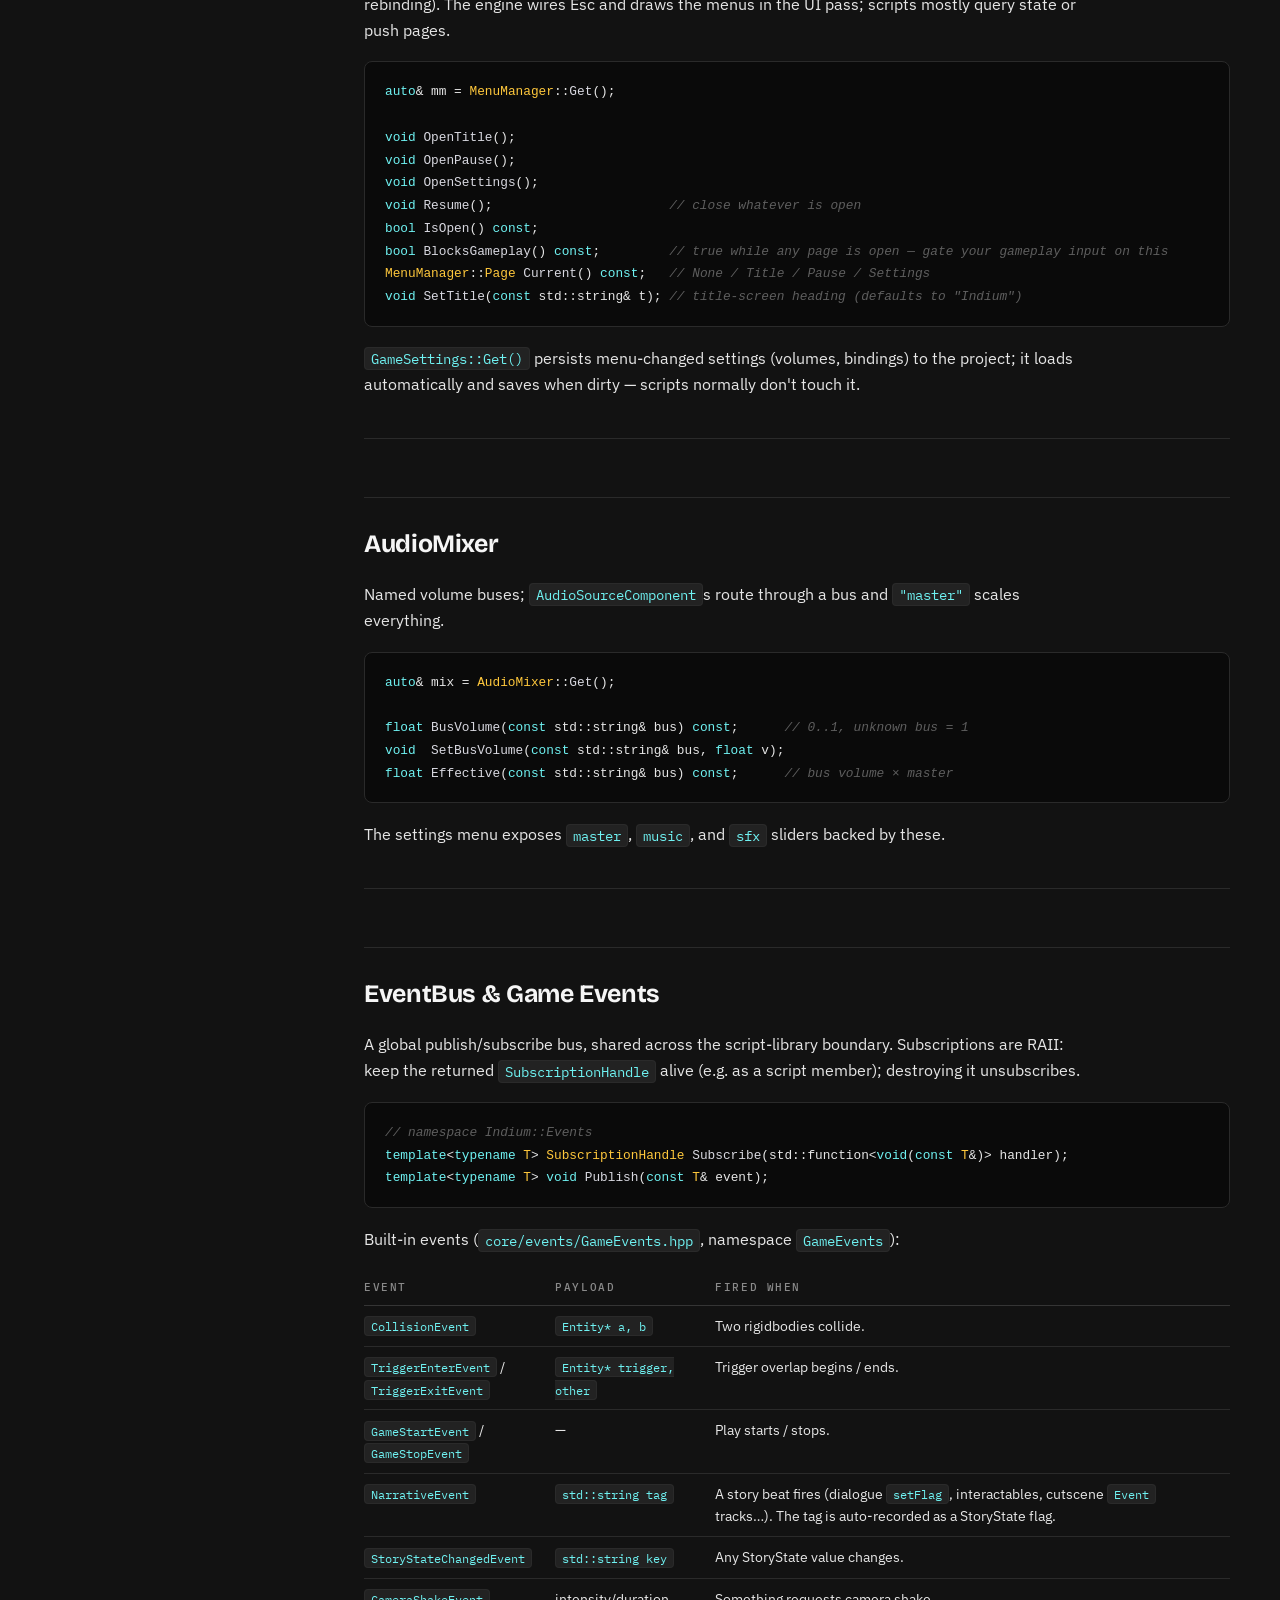
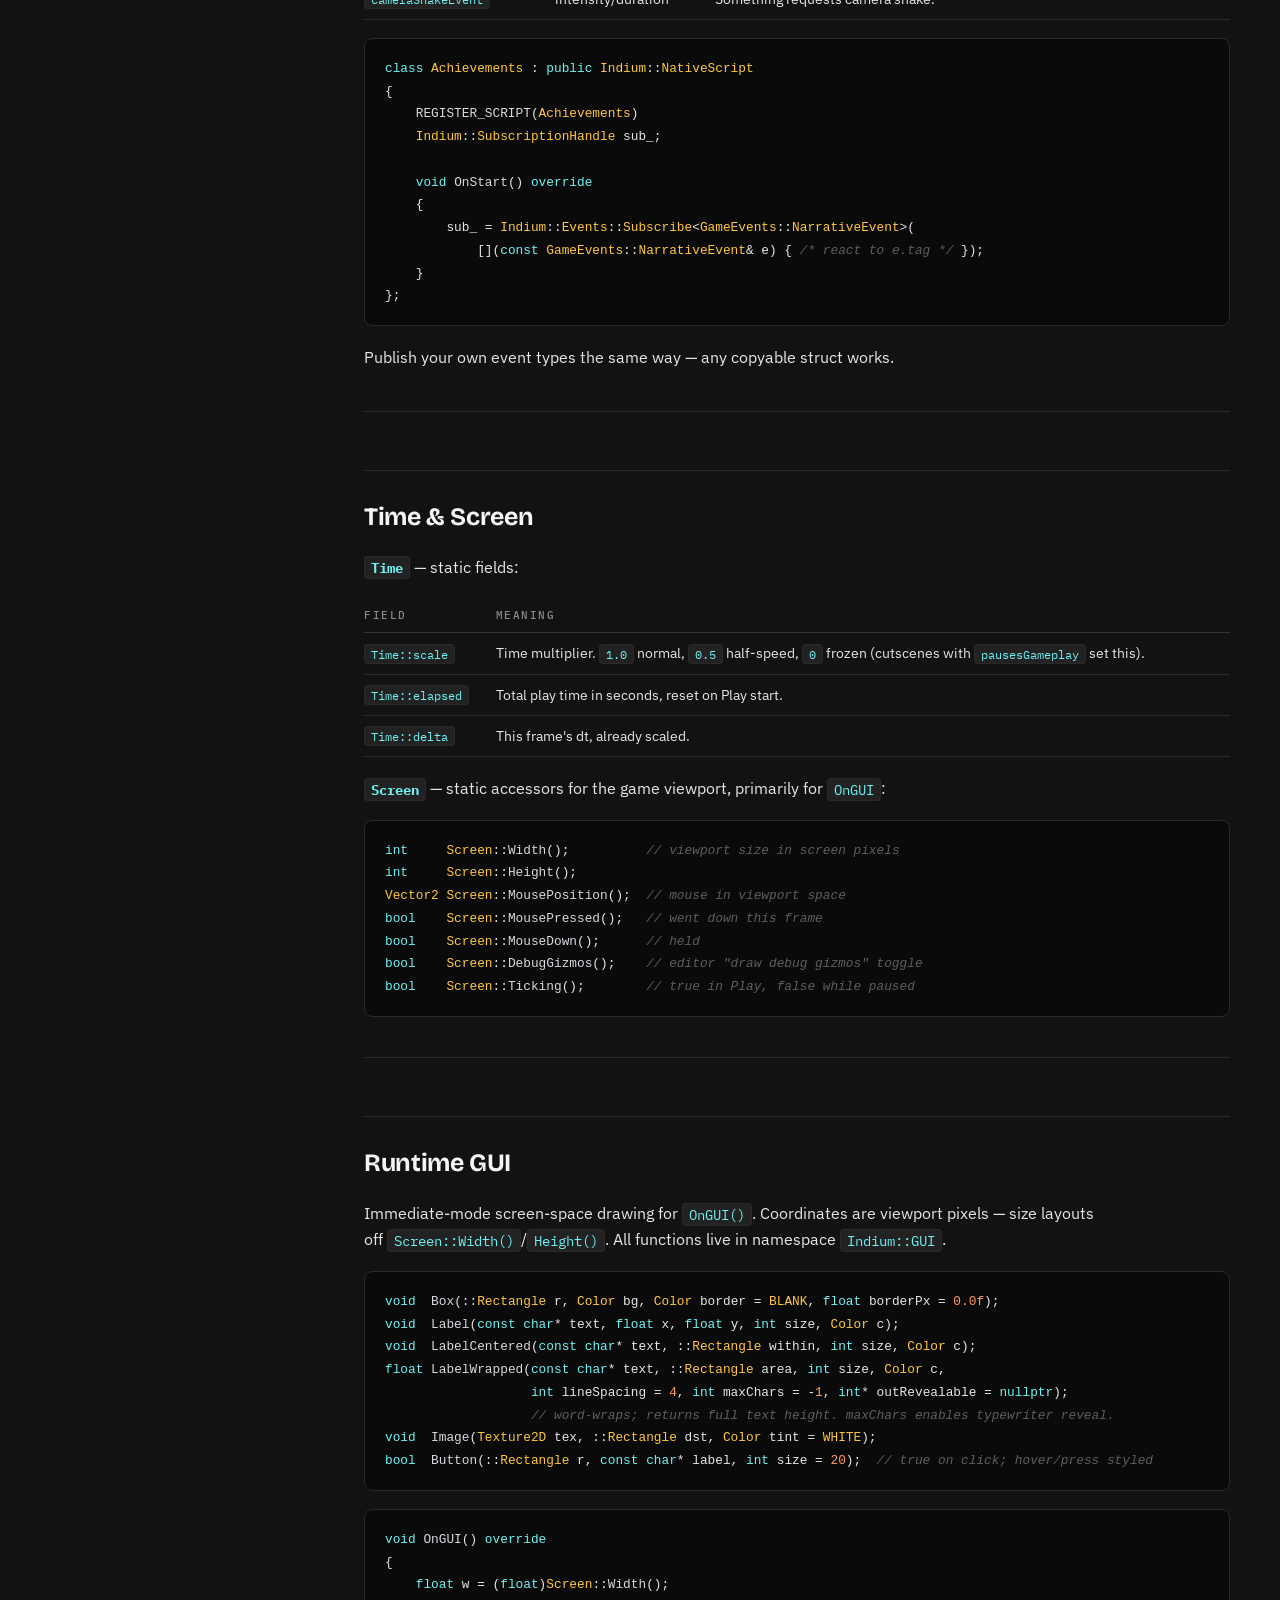
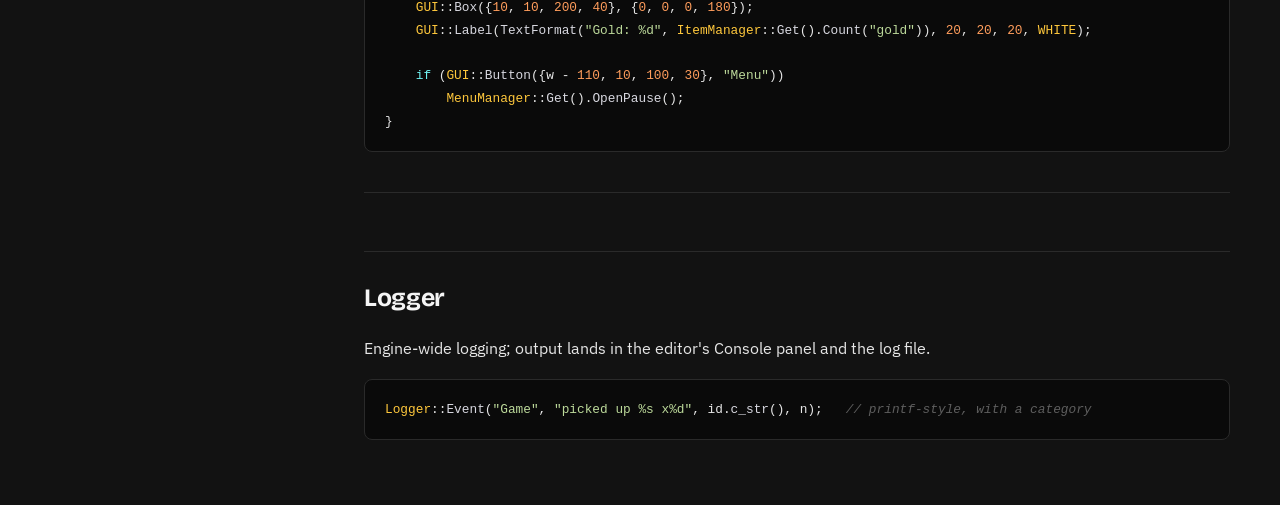
<file: website/api.html>
<!DOCTYPE html>
<html lang="en">
<head>
<meta charset="UTF-8">
<meta name="viewport" content="width=device-width, initial-scale=1.0">
<title>Scripting API — Indium</title>
<meta name="description" content="Indium scripting API reference — every helper, manager and event available to hot-reloaded C++ scripts.">
<link rel="icon" href="data:image/svg+xml,%3Csvg xmlns='http://www.w3.org/2000/svg' viewBox='0 0 64 64'%3E%3Crect width='64' height='64' fill='%2310101a'/%3E%3Crect x='2' y='2' width='60' height='60' fill='none' stroke='%236e62ff' stroke-width='3'/%3E%3Ctext x='32' y='42' font-family='monospace' font-size='28' font-weight='bold' fill='%23f4f4f9' text-anchor='middle'%3EIn%3C/text%3E%3Ctext x='10' y='16' font-family='monospace' font-size='10' fill='%23767689'%3E49%3C/text%3E%3C/svg%3E">
<link rel="preconnect" href="https://fonts.googleapis.com">
<link rel="preconnect" href="https://fonts.gstatic.com" crossorigin>
<link href="https://fonts.googleapis.com/css2?family=Bricolage+Grotesque:opsz,wght@12..96,700;12..96,800&family=IBM+Plex+Mono:wght@400;500;600&family=IBM+Plex+Sans:wght@400;500;600&display=swap" rel="stylesheet">
<link rel="stylesheet" href="css/style.css">
</head>
<body>

<nav class="nav">
  <div class="wrap">
    <a class="brand" href="index.html" aria-label="Indium home">
      <span class="element"><b>In</b><i></i></span>
      <span>INDIUM</span>
    </a>
    <button class="nav-toggle" aria-label="Menu" aria-expanded="false">≡</button>
    <div class="links" id="navlinks">
      <a href="index.html#features">Features</a>
      <a href="index.html#scripting">Scripting</a>
      <a href="getting-started.html">Getting&nbsp;Started</a>
      <a href="api.html" aria-current="page">API</a>
      <a href="index.html#download">Download</a>
      <a class="gh" href="https://github.com/k4runa/indium" target="_blank" rel="noopener">
        <svg viewBox="0 0 16 16" aria-hidden="true"><path d="M8 0C3.58 0 0 3.58 0 8c0 3.54 2.29 6.53 5.47 7.59.4.07.55-.17.55-.38 0-.19-.01-.82-.01-1.49-2.01.37-2.53-.49-2.69-.94-.09-.23-.48-.94-.82-1.13-.28-.15-.68-.52-.01-.53.63-.01 1.08.58 1.23.82.72 1.21 1.87.87 2.33.66.07-.52.28-.87.51-1.07-1.78-.2-3.64-.89-3.64-3.95 0-.87.31-1.59.82-2.15-.08-.2-.36-1.02.08-2.12 0 0 .67-.21 2.2.82.64-.18 1.32-.27 2-.27s1.36.09 2 .27c1.53-1.04 2.2-.82 2.2-.82.44 1.1.16 1.92.08 2.12.51.56.82 1.27.82 2.15 0 3.07-1.87 3.75-3.65 3.95.29.25.54.73.54 1.48 0 1.07-.01 1.93-.01 2.2 0 .21.15.46.55.38A8.01 8.01 0 0 0 16 8c0-4.42-3.58-8-8-8z"/></svg>
        GitHub
      </a>
    </div>
  </div>
</nav>

<div class="docs wrap">
  <aside>
    <div class="inner">
      <div class="group">
        <span class="tag">API Reference</span>
        <a href="#anatomy-of-a-script">Anatomy of a Script</a>
        <a href="#lifecycle-hooks">Lifecycle Hooks</a>
        <a href="#collision-trigger-callbacks">Collision &amp; Trigger Callbacks</a>
        <a href="#entity">Entity</a>
        <a href="#nativescript-helpers">NativeScript Helpers</a>
        <a href="#coroutines">Coroutines</a>
        <a href="#storystate-the-narrative-blackboard">StoryState — the Narrative Blackboard</a>
        <a href="#story-expressions-interpolation">Story Expressions &amp; Interpolation</a>
        <a href="#inputmanager">InputManager</a>
        <a href="#dialoguemanager">DialogueManager</a>
        <a href="#questmanager">QuestManager</a>
        <a href="#itemmanager">ItemManager</a>
        <a href="#cutscenemanager">CutsceneManager</a>
        <a href="#savemanager">SaveManager</a>
        <a href="#menumanager-gamesettings">MenuManager &amp; GameSettings</a>
        <a href="#audiomixer">AudioMixer</a>
        <a href="#eventbus-game-events">EventBus &amp; Game Events</a>
        <a href="#time-screen">Time &amp; Screen</a>
        <a href="#runtime-gui">Runtime GUI</a>
        <a href="#logger">Logger</a>
      </div>
      <div class="group">
        <span class="tag">Guide</span>
        <a href="getting-started.html">Getting Started</a>
      </div>
    </div>
  </aside>

  <main>
    <span class="tag crumb"><span class="idx">DOCS</span> // api reference</span>
<h1 class="api-title" id="indium-scripting-api-reference">Indium Scripting API Reference</h1>
<p>This is the reference for Indium's C++ scripting API — everything you can call from a script that derives from <code>Indium::NativeScript</code>. For a feature overview, build instructions, and the JSON authoring formats (dialogue, quests, items, cutscenes), see the <a href="https://github.com/k4runa/indium#readme">README</a>.</p>
<p>All types live in the <code>Indium</code> namespace. Scripts are hot-reloaded native code: the engine compiles your <code>.cpp</code> into a shared library and loads it at runtime, so everything below is plain C++20 with zero binding overhead.</p>
<hr />
<h2 id="anatomy-of-a-script">Anatomy of a Script</h2>
<pre><code class="language-cpp">#include &quot;NativeScript.hpp&quot;

class Player : public Indium::NativeScript
{
    IND_PROP(float, speed, 200.0f);   // editable in the Inspector, serialized with the scene
    IND_PROP(bool,  canJump, true);

    REGISTER_SCRIPT(Player)            // registers the class with the engine

    void OnUpdate(float dt) override
    {
        if (InputManager::Get().IsDown(&quot;right&quot;))
            entity-&gt;position.x += speed * dt;
    }
};

INDIUM_EXPORT_SCRIPTS(Player)          // once per file, lists every script class in it
</code></pre>
<h3 id="macros">Macros</h3>
<table>
<thead>
<tr>
<th>Macro</th>
<th>Purpose</th>
</tr>
</thead>
<tbody>
<tr>
<td><code>IND_PROP(type, name, default)</code></td>
<td>Declares a member variable that appears in the Inspector and serializes with the scene. Supported types: <code>float</code>, <code>int</code>, <code>bool</code>, <code>std::string</code>, <code>Vector2</code>, <code>Color</code>.</td>
</tr>
<tr>
<td><code>REGISTER_SCRIPT(ClassName)</code></td>
<td>Registers the class so the engine can instantiate it by name. Place inside the class body.</td>
</tr>
<tr>
<td><code>INDIUM_EXPORT_SCRIPTS(...)</code></td>
<td>Exports the registered scripts from the compiled library. Place once at file scope, after all script classes.</td>
</tr>
</tbody>
</table>
<h3 id="the-entity-pointer">The <code>entity</code> pointer</h3>
<p>Every script has an <code>entity</code> member — a typed alias for the owning <code>Entity*</code>. See <a href="#entity">Entity</a> for its fields.</p>
<hr />
<h2 id="lifecycle-hooks">Lifecycle Hooks</h2>
<p>Override any of these; all are optional.</p>
<table>
<thead>
<tr>
<th>Hook</th>
<th>When it runs</th>
</tr>
</thead>
<tbody>
<tr>
<td><code>void OnAwake()</code></td>
<td>Once, before the first frame.</td>
</tr>
<tr>
<td><code>void OnStart()</code></td>
<td>Once, on the first frame.</td>
</tr>
<tr>
<td><code>void OnUpdate(float dt)</code></td>
<td>Every frame. <code>dt</code> is already scaled by <code>Time::scale</code>.</td>
</tr>
<tr>
<td><code>void OnFixedUpdate(float fixedDt)</code></td>
<td>Every fixed physics step (60 Hz).</td>
</tr>
<tr>
<td><code>void OnLateUpdate(float dt)</code></td>
<td>After all scripts' <code>OnUpdate</code>.</td>
</tr>
<tr>
<td><code>void OnDraw() const</code></td>
<td>During the world-space draw phase.</td>
</tr>
<tr>
<td><code>void OnGUI()</code></td>
<td>Screen-space UI pass, each frame in Play/Pause, after the world is drawn. Draw HUDs/menus here with the <a href="#runtime-gui">GUI helpers</a>.</td>
</tr>
<tr>
<td><code>void OnDestroy()</code></td>
<td>When the entity is destroyed (also stops the script's coroutines).</td>
</tr>
</tbody>
</table>
<blockquote>
<p><strong>Scene context:</strong> the scene-touching helpers (<code>Spawn</code>, <code>Destroy</code>, <code>FindByName</code>, <code>LoadScene</code>, physics queries, …) only work <em>inside</em> lifecycle hooks and collision/trigger callbacks. Called from anywhere else (e.g. a constructor), they return <code>nullptr</code> / silently no-op because no scene is bound.</p>
</blockquote>
<hr />
<h2 id="collision-trigger-callbacks">Collision &amp; Trigger Callbacks</h2>
<p>Dispatched by the physics step. The scene context is bound inside these, so all helpers work.</p>
<table>
<thead>
<tr>
<th>Callback</th>
<th>Fires</th>
</tr>
</thead>
<tbody>
<tr>
<td><code>void OnCollisionEnter2D(Entity* other)</code></td>
<td>First frame two non-trigger rigidbodies begin overlapping.</td>
</tr>
<tr>
<td><code>void OnCollisionStay2D(Entity* other)</code></td>
<td>Every physics step they remain overlapping.</td>
</tr>
<tr>
<td><code>void OnCollisionExit2D(Entity* other)</code></td>
<td>First frame they stop overlapping.</td>
</tr>
<tr>
<td><code>void OnTriggerEnter2D(Entity* other)</code></td>
<td>Another entity enters a <code>TriggerComponent</code> attached to this entity.</td>
</tr>
<tr>
<td><code>void OnTriggerExit2D(Entity* other)</code></td>
<td>Another entity exits that trigger.</td>
</tr>
</tbody>
</table>
<hr />
<h2 id="entity">Entity</h2>
<p>Public fields you'll touch from scripts:</p>
<table>
<thead>
<tr>
<th>Field</th>
<th>Type</th>
<th>Meaning</th>
</tr>
</thead>
<tbody>
<tr>
<td><code>id</code></td>
<td><code>int</code></td>
<td>Unique scene-wide id.</td>
</tr>
<tr>
<td><code>name</code></td>
<td><code>std::string</code></td>
<td>Display name; used by <code>FindByName</code> and cutscene binding.</td>
</tr>
<tr>
<td><code>tag</code></td>
<td><code>std::string</code></td>
<td>Tag (default <code>"Untagged"</code>); editable set lives in <code>TagRegistry</code>.</td>
</tr>
<tr>
<td><code>layer</code></td>
<td><code>int</code></td>
<td>Collision layer 0–31, used with layer masks.</td>
</tr>
<tr>
<td><code>isActive</code></td>
<td><code>bool</code></td>
<td>Inactive entities don't update, draw, or collide. Prefer <code>setActive()</code>.</td>
</tr>
<tr>
<td><code>position</code></td>
<td><code>Vector2</code></td>
<td>Local position (world position if no parent).</td>
</tr>
<tr>
<td><code>scale</code></td>
<td><code>Vector2</code></td>
<td>Local scale.</td>
</tr>
<tr>
<td><code>rotation</code></td>
<td><code>float</code></td>
<td>Local rotation in degrees.</td>
</tr>
<tr>
<td><code>velocity</code></td>
<td><code>Vector2</code></td>
<td>Linear velocity, read/written by physics.</td>
</tr>
<tr>
<td><code>sortingOrder</code></td>
<td><code>int</code></td>
<td>Draw-order tiebreak within a depth layer.</td>
</tr>
<tr>
<td><code>depthLayer</code></td>
<td><code>int</code></td>
<td>Coarse depth layer for 2.5D ordering.</td>
</tr>
<tr>
<td><code>parent</code></td>
<td><code>Entity*</code></td>
<td>Parent in the hierarchy (transforms propagate). Prefer <code>setParent()</code>.</td>
</tr>
</tbody>
</table>
<p>Key methods:</p>
<pre><code class="language-cpp">template&lt;typename T&gt; T*  getComponent();          // first component of type T, or nullptr
template&lt;typename T&gt; bool hasComponent() const;
template&lt;typename T, typename... Args&gt;
T*  addComponent(Args&amp;&amp;... args);                 // construct + attach (see also NativeScript::AddComponent)
void setActive(bool active);                      // toggles the whole hierarchy's effective active state
void setParent(Entity* newParent);
Vector2 getGlobalPosition() const;                // parent-chain-resolved world transform
Vector2 getGlobalScale() const;
float   getGlobalRotation() const;
</code></pre>
<hr />
<h2 id="nativescript-helpers">NativeScript Helpers</h2>
<p>All of these are methods on <code>NativeScript</code>, callable as plain functions inside your script.</p>
<h3 id="components">Components</h3>
<pre><code class="language-cpp">template&lt;typename T&gt; T* GetComponent();        // component of type T on this entity, or nullptr
template&lt;typename T&gt; T* AddComponent();        // add to this entity at runtime (calls the component's start)
template&lt;typename T&gt; T* FindObjectOfType();    // first component of type T anywhere in the scene
template&lt;typename T&gt; std::vector&lt;T*&gt; FindObjectsOfType();  // all of them
</code></pre>
<h3 id="entities-scene">Entities &amp; scene</h3>
<pre><code class="language-cpp">void    Destroy();                              // schedule this entity for destruction (end of frame)
void    Destroy(Entity* target);                // schedule any entity
template&lt;typename T&gt;
T*      Spawn(const std::string&amp; name = &quot;&quot;,
              Vector2 position = {0,0},
              float rotation = 0.0f);           // spawn a new entity (e.g. Spawn&lt;Circle&gt;(&quot;Bullet&quot;))
Entity* InstantiatePrefab(const std::string&amp; name);  // from &lt;project&gt;/prefabs/&lt;name&gt;.prefab
Entity* FindByName(const std::string&amp; name) const;
Entity* FindById(int id) const;
Entity* GetMainCamera() const;                  // first entity with a CameraComponent
Scene*  GetScene() const;
void    LoadScene(const std::string&amp; sceneName); // transition at end of frame; name without path/extension
static void Quit();                             // immediately exits the application
</code></pre>
<h3 id="physics-queries">Physics queries</h3>
<p><code>layerMask</code> is a bitmask over collision layers; <code>-1</code> (default) matches everything.</p>
<pre><code class="language-cpp">RaycastHit2D Raycast(Vector2 origin, Vector2 direction, float maxDist, int layerMask = -1) const;
std::vector&lt;Entity*&gt; OverlapCircle(Vector2 center, float radius, int layerMask = -1) const;
std::vector&lt;Entity*&gt; OverlapBox(Vector2 center, Vector2 size, int layerMask = -1) const;
</code></pre>
<p><code>RaycastHit2D</code> converts to <code>bool</code> (did it hit?) and carries:</p>
<pre><code class="language-cpp">Entity* entity;    // what was hit (nullptr = miss)
Vector2 point;     // world-space hit point
Vector2 normal;    // surface normal at the hit
float   distance;  // distance from origin
</code></pre>
<pre><code class="language-cpp">if (auto hit = Raycast(entity-&gt;position, {1, 0}, 500.0f))
    Logger::Event(&quot;Game&quot;, &quot;hit %s at distance %.1f&quot;, hit.entity-&gt;name.c_str(), hit.distance);
</code></pre>
<hr />
<h2 id="coroutines">Coroutines</h2>
<p>C++20 coroutines for multi-frame sequences without manual state machines.</p>
<pre><code class="language-cpp">void StartCoroutine(CoroutineTask task);
void StopAllCoroutines();
int  CoroutineCount() const;
</code></pre>
<p>A coroutine is a member function returning <code>CoroutineTask</code> that uses <code>co_await</code> with one of three awaitables:</p>
<table>
<thead>
<tr>
<th>Awaitable</th>
<th>Resumes</th>
</tr>
</thead>
<tbody>
<tr>
<td><code>WaitForSeconds{ float }</code></td>
<td>After N seconds of scaled game time.</td>
</tr>
<tr>
<td><code>WaitForFrames{ int }</code></td>
<td>After N frames.</td>
</tr>
<tr>
<td><code>WaitUntil{ std::function&lt;bool()&gt; }</code></td>
<td>When the predicate first returns true.</td>
</tr>
</tbody>
</table>
<pre><code class="language-cpp">CoroutineTask DoorSequence()
{
    co_await Indium::WaitForSeconds{1.0f};
    co_await Indium::WaitUntil{[] { return StoryState::Get().HasFlag(&quot;has_key&quot;); }};
    if (auto* door = FindByName(&quot;Door&quot;)) door-&gt;setActive(false);
}
</code></pre>
<p>Coroutines are owned by the script: they stop automatically when the entity is destroyed.</p>
<hr />
<h2 id="storystate-the-narrative-blackboard">StoryState — the Narrative Blackboard</h2>
<p><code>StoryState::Get()</code> is a global key/value store (<code>bool</code>, <code>int</code>, <code>float</code>, <code>std::string</code>) that survives scene switches. Per-scene authored values seed into it on Play start and on every scene switch; runtime values are discarded when Play stops. Saves serialize it in full.</p>
<pre><code class="language-cpp">void  Set(const std::string&amp; key, StoryValue value);   // StoryValue = variant&lt;bool,int,float,string&gt;
bool  Has(const std::string&amp; key) const;
void  Remove(const std::string&amp; key);

bool        GetBool  (const std::string&amp; key, bool def = false) const;
int         GetInt   (const std::string&amp; key, int def = 0) const;
float       GetFloat (const std::string&amp; key, float def = 0.0f) const;
std::string GetString(const std::string&amp; key, const std::string&amp; def = &quot;&quot;) const;

// Boolean-flag convenience
void SetFlag  (const std::string&amp; name);   // Set(name, true)
void ClearFlag(const std::string&amp; name);   // Set(name, false)
bool HasFlag  (const std::string&amp; name) const;
</code></pre>
<p>Every <code>Set</code>/<code>Remove</code> publishes a <code>StoryStateChangedEvent</code> (see <a href="#eventbus-game-events">EventBus</a>). <code>NarrativeEvent</code> tags fired by any system are automatically recorded as flags.</p>
<p>Reserved key prefixes maintained by other systems:</p>
<table>
<thead>
<tr>
<th>Prefix</th>
<th>Owner</th>
<th>Example</th>
</tr>
</thead>
<tbody>
<tr>
<td><code>quest.&lt;id&gt;.state</code>, <code>quest.&lt;id&gt;.step</code></td>
<td>QuestManager</td>
<td><code>quest.find_sword.state</code></td>
</tr>
<tr>
<td><code>item.&lt;id&gt;</code></td>
<td>ItemManager (player inventory counts)</td>
<td><code>item.gold</code></td>
</tr>
</tbody>
</table>
<hr />
<h2 id="story-expressions-interpolation">Story Expressions &amp; Interpolation</h2>
<p>Free functions in <code>StoryState.hpp</code>, used by dialogue <code>requireFlag</code>, quest <code>completeWhen</code>, and available to scripts directly:</p>
<pre><code class="language-cpp">bool StoryEval(const std::string&amp; expr, const StoryState&amp; st = StoryState::Get());
std::string StoryInterpolate(const std::string&amp; src, const StoryState&amp; st = StoryState::Get());
</code></pre>
<p><strong><code>StoryEval</code> grammar</strong> — empty string is true (no gate); a bare identifier means <code>GetBool(key)</code>; otherwise:</p>
<ul>
<li>Comparisons: <code>==</code> <code>!=</code> <code>&lt;</code> <code>&lt;=</code> <code>&gt;</code> <code>&gt;=</code> against numbers, <code>true</code>/<code>false</code>, <code>"quoted strings"</code>, or barewords — e.g. <code>item.gold &gt;= 10</code>, <code>chapter == 3</code>.</li>
<li>Boolean logic: <code>&amp;&amp;</code>, <code>||</code>, <code>!</code>, parentheses — e.g. <code>met_alice &amp;&amp; (item.key &gt;= 1 || lockpicked)</code>.</li>
<li>Never throws: unknown keys read false, malformed literals compare false.</li>
</ul>
<p><strong><code>StoryInterpolate</code></strong> replaces <code>{key}</code> tokens with the formatted StoryState value (<code>"You have {item.gold} gold."</code>). Unknown keys are left literal so typos stay visible; <code>{{</code>/<code>}}</code> emit literal braces.</p>
<hr />
<h2 id="inputmanager">InputManager</h2>
<p>Action-based input. Bindings are configured in the editor's Input Manager panel (or <code>input.json</code>) and rebindable in the in-game settings menu.</p>
<pre><code class="language-cpp">auto&amp; in = InputManager::Get();

bool IsPressed (const std::string&amp; action) const;   // went down this frame
bool IsDown    (const std::string&amp; action) const;   // held
bool IsReleased(const std::string&amp; action) const;   // went up this frame

// Binding management (the editor and settings menu use these; scripts rarely need them)
void SetAction     (const std::string&amp; name, int key);   // raylib key code
void SetMouseAction(const std::string&amp; name, int btn);   // raylib mouse button
void RemoveAction  (const std::string&amp; name);
bool HasAction     (const std::string&amp; name) const;
void Load(const std::string&amp; path);
void Save(const std::string&amp; path) const;
</code></pre>
<p>There is no axis API; compose movement from two actions:</p>
<pre><code class="language-cpp">float x = (in.IsDown(&quot;right&quot;) ? 1.0f : 0.0f) - (in.IsDown(&quot;left&quot;) ? 1.0f : 0.0f);
entity-&gt;position.x += x * speed * dt;
</code></pre>
<hr />
<h2 id="dialoguemanager">DialogueManager</h2>
<p>Runs branching dialogue authored in <code>dialogue/&lt;name&gt;.json</code> (format: see <a href="../README.md#authoring-dialogue">README — Authoring Dialogue</a>). The engine draws the dialogue box in the screen-space UI pass and handles input — most games only ever call <code>Start</code>.</p>
<pre><code class="language-cpp">auto&amp; dm = DialogueManager::Get();

bool Start(const std::string&amp; name);   // begin dialogue/&lt;name&gt;.json; false if missing/invalid
bool IsActive() const;                 // a dialogue is on screen
void Advance();                        // advance a narration node (engine calls this on Space/Enter/click)
void Choose(int visibleIndex);         // pick a visible choice (engine calls this on click / number keys)
void End();                            // force-close
</code></pre>
<hr />
<h2 id="questmanager">QuestManager</h2>
<p>Data-driven quests from <code>quests/&lt;id&gt;.json</code> (format: see <a href="../README.md#authoring-quests">README — Authoring Quests</a>). Progress lives in StoryState under <code>quest.&lt;id&gt;.*</code>, so it saves/loads for free. Quests advance automatically when their objectives' flags/conditions become true; the calls below are for driving them explicitly.</p>
<pre><code class="language-cpp">auto&amp; qm = QuestManager::Get();

void Start(const std::string&amp; id);
void CompleteObjective(const std::string&amp; id, const std::string&amp; objectiveId);
void Advance(const std::string&amp; id);     // complete the current objective (sequential mode)
void Complete(const std::string&amp; id);    // finish the whole quest (fires completeFlag + rewards)
void Abandon(const std::string&amp; id);

QuestState StateOf(const std::string&amp; id) const;   // NotStarted / Active / Complete
bool IsActive  (const std::string&amp; id) const;
bool IsComplete(const std::string&amp; id) const;
int  CurrentStep(const std::string&amp; id) const;     // index of the active objective

bool LogOpen() const;                    // the in-game quest-log overlay
void SetLogOpen(bool open);
</code></pre>
<hr />
<h2 id="itemmanager">ItemManager</h2>
<p>Item definitions from <code>items/&lt;id&gt;.json</code> (format: see <a href="../README.md#authoring-items">README — Authoring Items</a>). The player inventory is counts in StoryState under <code>item.&lt;id&gt;</code> — items with no definition act as unlimited counters (handy for <code>gold</code>/<code>score</code>).</p>
<pre><code class="language-cpp">auto&amp; im = ItemManager::Get();

void Give(const std::string&amp; id, int n = 1);       // clamped to the item's stack cap
bool Take(const std::string&amp; id, int n = 1);       // false (and no change) if fewer than n held
bool Has (const std::string&amp; id, int n = 1) const;
int  Count(const std::string&amp; id) const;
void SetCount(const std::string&amp; id, int n);
void Remove(const std::string&amp; id);                // take all

bool PanelOpen() const;                            // the in-game inventory overlay
void SetPanelOpen(bool open);                      // also toggled by the &quot;Inventory&quot; action (default I)
</code></pre>
<p>Non-player containers (chests, NPC stock) hold their own stacks via <code>InventoryComponent</code> instead.</p>
<hr />
<h2 id="cutscenemanager">CutsceneManager</h2>
<p>Plays keyframed timelines from <code>cutscenes/&lt;name&gt;.json</code> (format: see <a href="../README.md#authoring-cutscenes">README — Authoring Cutscenes</a>). Cutscenes advance on real (unscaled) time, so a cutscene with <code>pausesGameplay</code> keeps running while the scene is frozen.</p>
<pre><code class="language-cpp">auto&amp; cm = CutsceneManager::Get();

bool  Play(const std::string&amp; name);   // begin cutscenes/&lt;name&gt;.json; false if missing/invalid
void  Pause();
void  Resume();
void  Skip();                          // what Esc does: snap to final values, fire fireOnSkip triggers
void  End();                           // stop immediately
bool  IsActive() const;                // playing or paused
bool  IsPlaying() const;               // playing and not paused
float Time() const;                    // playhead in seconds
</code></pre>
<p>On completion a cutscene can set <code>onCompleteFlag</code> / publish <code>onCompleteEvent</code>, so quests and dialogue can react without any script glue.</p>
<hr />
<h2 id="savemanager">SaveManager</h2>
<p>Slot-based persistence (<code>saves/slot_&lt;n&gt;.json</code> alongside the project). A save captures the full StoryState; loading restores it. All methods are static.</p>
<pre><code class="language-cpp">bool SaveManager::Save(const Scene&amp; scene, int slot = 0);
bool SaveManager::Load(Scene&amp; scene, int slot = 0);
bool SaveManager::SlotExists(int slot = 0);
bool SaveManager::DeleteSlot(int slot = 0);
</code></pre>
<p>From a script, get the scene via <code>GetScene()</code>:</p>
<pre><code class="language-cpp">if (auto* s = GetScene()) SaveManager::Save(*s, 0);
</code></pre>
<hr />
<h2 id="menumanager-gamesettings">MenuManager &amp; GameSettings</h2>
<p>The built-in player-facing front end: title screen, pause menu, and settings (audio buses, key rebinding). The engine wires Esc and draws the menus in the UI pass; scripts mostly query state or push pages.</p>
<pre><code class="language-cpp">auto&amp; mm = MenuManager::Get();

void OpenTitle();
void OpenPause();
void OpenSettings();
void Resume();                       // close whatever is open
bool IsOpen() const;
bool BlocksGameplay() const;         // true while any page is open — gate your gameplay input on this
MenuManager::Page Current() const;   // None / Title / Pause / Settings
void SetTitle(const std::string&amp; t); // title-screen heading (defaults to &quot;Indium&quot;)
</code></pre>
<p><code>GameSettings::Get()</code> persists menu-changed settings (volumes, bindings) to the project; it loads automatically and saves when dirty — scripts normally don't touch it.</p>
<hr />
<h2 id="audiomixer">AudioMixer</h2>
<p>Named volume buses; <code>AudioSourceComponent</code>s route through a bus and <code>"master"</code> scales everything.</p>
<pre><code class="language-cpp">auto&amp; mix = AudioMixer::Get();

float BusVolume(const std::string&amp; bus) const;      // 0..1, unknown bus = 1
void  SetBusVolume(const std::string&amp; bus, float v);
float Effective(const std::string&amp; bus) const;      // bus volume × master
</code></pre>
<p>The settings menu exposes <code>master</code>, <code>music</code>, and <code>sfx</code> sliders backed by these.</p>
<hr />
<h2 id="eventbus-game-events">EventBus &amp; Game Events</h2>
<p>A global publish/subscribe bus, shared across the script-library boundary. Subscriptions are RAII: keep the returned <code>SubscriptionHandle</code> alive (e.g. as a script member); destroying it unsubscribes.</p>
<pre><code class="language-cpp">// namespace Indium::Events
template&lt;typename T&gt; SubscriptionHandle Subscribe(std::function&lt;void(const T&amp;)&gt; handler);
template&lt;typename T&gt; void Publish(const T&amp; event);
</code></pre>
<p>Built-in events (<code>core/events/GameEvents.hpp</code>, namespace <code>GameEvents</code>):</p>
<table>
<thead>
<tr>
<th>Event</th>
<th>Payload</th>
<th>Fired when</th>
</tr>
</thead>
<tbody>
<tr>
<td><code>CollisionEvent</code></td>
<td><code>Entity* a, b</code></td>
<td>Two rigidbodies collide.</td>
</tr>
<tr>
<td><code>TriggerEnterEvent</code> / <code>TriggerExitEvent</code></td>
<td><code>Entity* trigger, other</code></td>
<td>Trigger overlap begins / ends.</td>
</tr>
<tr>
<td><code>GameStartEvent</code> / <code>GameStopEvent</code></td>
<td>—</td>
<td>Play starts / stops.</td>
</tr>
<tr>
<td><code>NarrativeEvent</code></td>
<td><code>std::string tag</code></td>
<td>A story beat fires (dialogue <code>setFlag</code>, interactables, cutscene <code>Event</code> tracks…). The tag is auto-recorded as a StoryState flag.</td>
</tr>
<tr>
<td><code>StoryStateChangedEvent</code></td>
<td><code>std::string key</code></td>
<td>Any StoryState value changes.</td>
</tr>
<tr>
<td><code>CameraShakeEvent</code></td>
<td>intensity/duration</td>
<td>Something requests camera shake.</td>
</tr>
</tbody>
</table>
<pre><code class="language-cpp">class Achievements : public Indium::NativeScript
{
    REGISTER_SCRIPT(Achievements)
    Indium::SubscriptionHandle sub_;

    void OnStart() override
    {
        sub_ = Indium::Events::Subscribe&lt;GameEvents::NarrativeEvent&gt;(
            [](const GameEvents::NarrativeEvent&amp; e) { /* react to e.tag */ });
    }
};
</code></pre>
<p>Publish your own event types the same way — any copyable struct works.</p>
<hr />
<h2 id="time-screen">Time &amp; Screen</h2>
<p><strong><code>Time</code></strong> — static fields:</p>
<table>
<thead>
<tr>
<th>Field</th>
<th>Meaning</th>
</tr>
</thead>
<tbody>
<tr>
<td><code>Time::scale</code></td>
<td>Time multiplier. <code>1.0</code> normal, <code>0.5</code> half-speed, <code>0</code> frozen (cutscenes with <code>pausesGameplay</code> set this).</td>
</tr>
<tr>
<td><code>Time::elapsed</code></td>
<td>Total play time in seconds, reset on Play start.</td>
</tr>
<tr>
<td><code>Time::delta</code></td>
<td>This frame's dt, already scaled.</td>
</tr>
</tbody>
</table>
<p><strong><code>Screen</code></strong> — static accessors for the game viewport, primarily for <code>OnGUI</code>:</p>
<pre><code class="language-cpp">int     Screen::Width();          // viewport size in screen pixels
int     Screen::Height();
Vector2 Screen::MousePosition();  // mouse in viewport space
bool    Screen::MousePressed();   // went down this frame
bool    Screen::MouseDown();      // held
bool    Screen::DebugGizmos();    // editor &quot;draw debug gizmos&quot; toggle
bool    Screen::Ticking();        // true in Play, false while paused
</code></pre>
<hr />
<h2 id="runtime-gui">Runtime GUI</h2>
<p>Immediate-mode screen-space drawing for <code>OnGUI()</code>. Coordinates are viewport pixels — size layouts off <code>Screen::Width()</code>/<code>Height()</code>. All functions live in namespace <code>Indium::GUI</code>.</p>
<pre><code class="language-cpp">void  Box(::Rectangle r, Color bg, Color border = BLANK, float borderPx = 0.0f);
void  Label(const char* text, float x, float y, int size, Color c);
void  LabelCentered(const char* text, ::Rectangle within, int size, Color c);
float LabelWrapped(const char* text, ::Rectangle area, int size, Color c,
                   int lineSpacing = 4, int maxChars = -1, int* outRevealable = nullptr);
                   // word-wraps; returns full text height. maxChars enables typewriter reveal.
void  Image(Texture2D tex, ::Rectangle dst, Color tint = WHITE);
bool  Button(::Rectangle r, const char* label, int size = 20);  // true on click; hover/press styled
</code></pre>
<pre><code class="language-cpp">void OnGUI() override
{
    float w = (float)Screen::Width();
    GUI::Box({10, 10, 200, 40}, {0, 0, 0, 180});
    GUI::Label(TextFormat(&quot;Gold: %d&quot;, ItemManager::Get().Count(&quot;gold&quot;)), 20, 20, 20, WHITE);

    if (GUI::Button({w - 110, 10, 100, 30}, &quot;Menu&quot;))
        MenuManager::Get().OpenPause();
}
</code></pre>
<hr />
<h2 id="logger">Logger</h2>
<p>Engine-wide logging; output lands in the editor's Console panel and the log file.</p>
<pre><code class="language-cpp">Logger::Event(&quot;Game&quot;, &quot;picked up %s x%d&quot;, id.c_str(), n);   // printf-style, with a category
</code></pre>
  </main>
</div>

<footer>
  <div class="wrap">
    <div class="row">
      <span class="made">© <span id="year">2026</span> Indium Engine · MIT License</span>
      <div class="links">
        <a href="index.html">Home</a>
        <a href="getting-started.html">Getting Started</a>
        <a href="https://github.com/k4runa/indium" target="_blank" rel="noopener">GitHub</a>
      </div>
    </div>
  </div>
</footer>

<script src="js/main.js"></script>
</body>
</html>
</file>
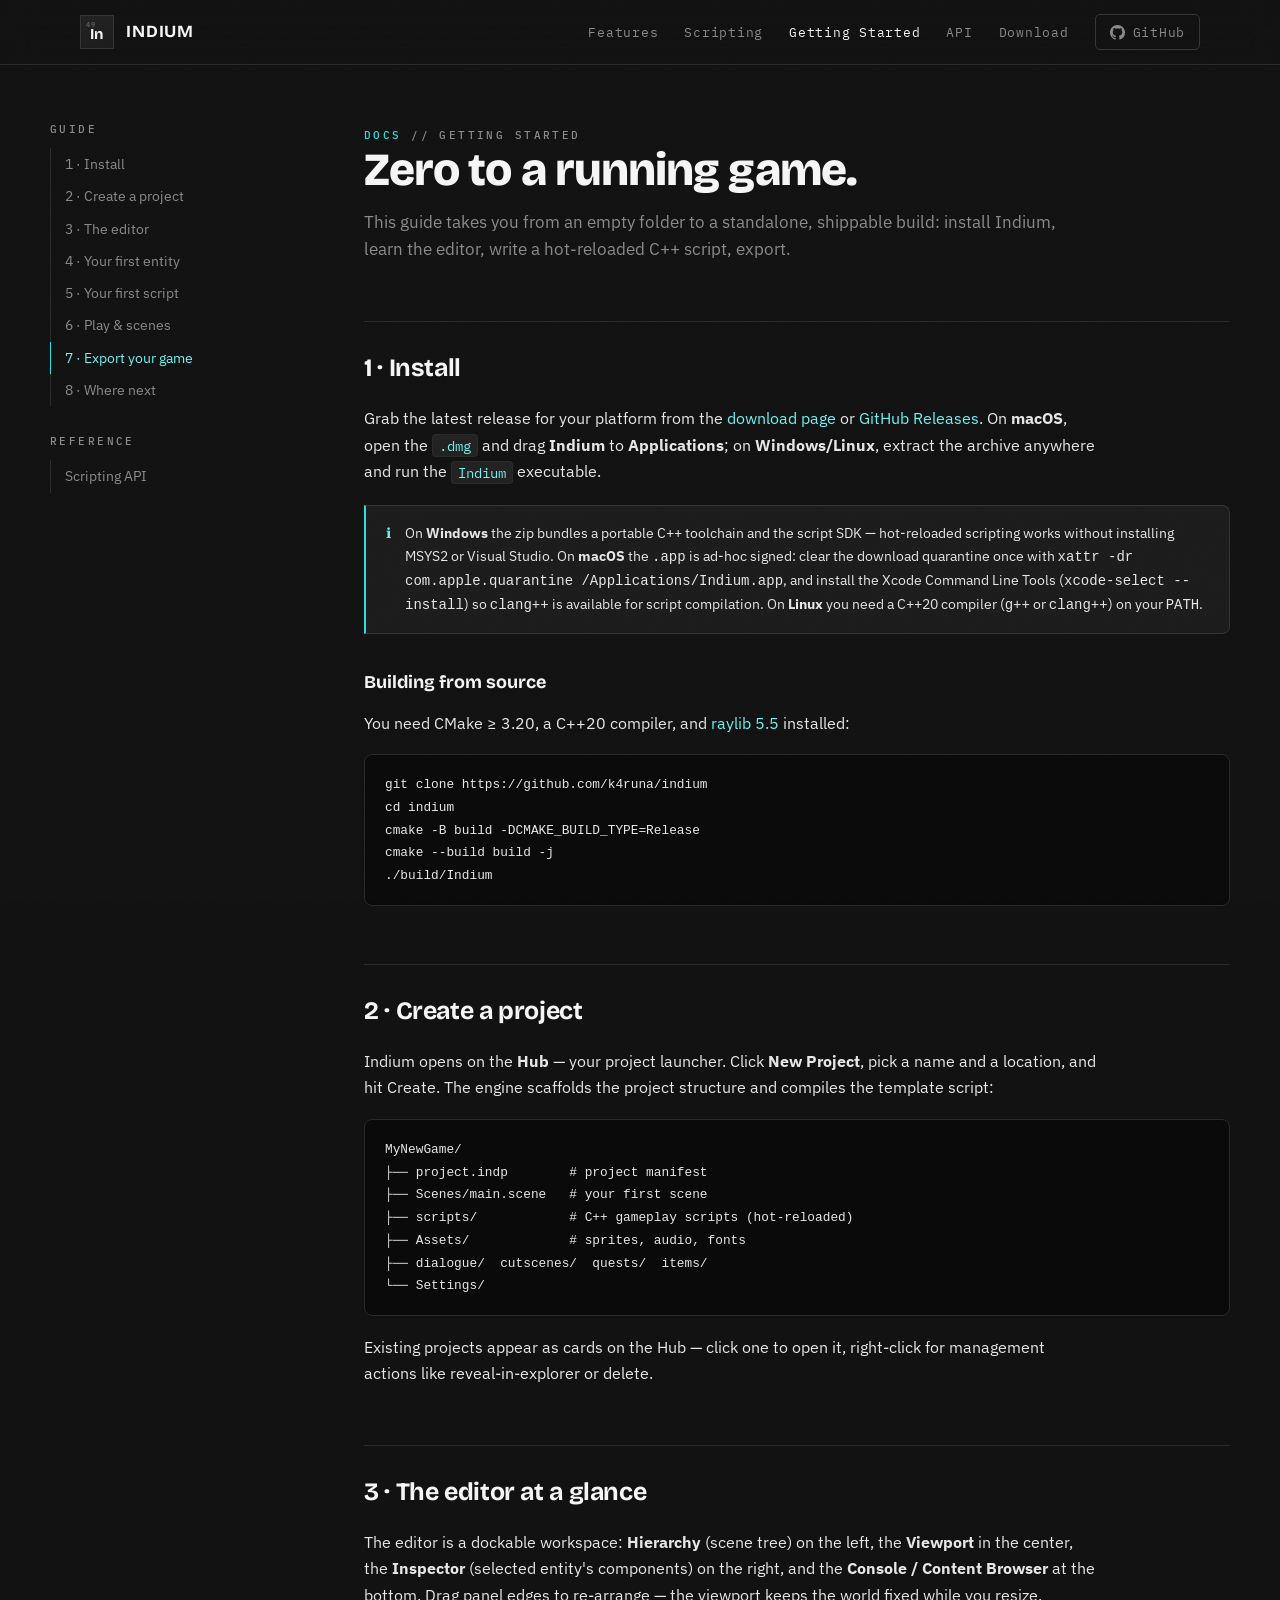
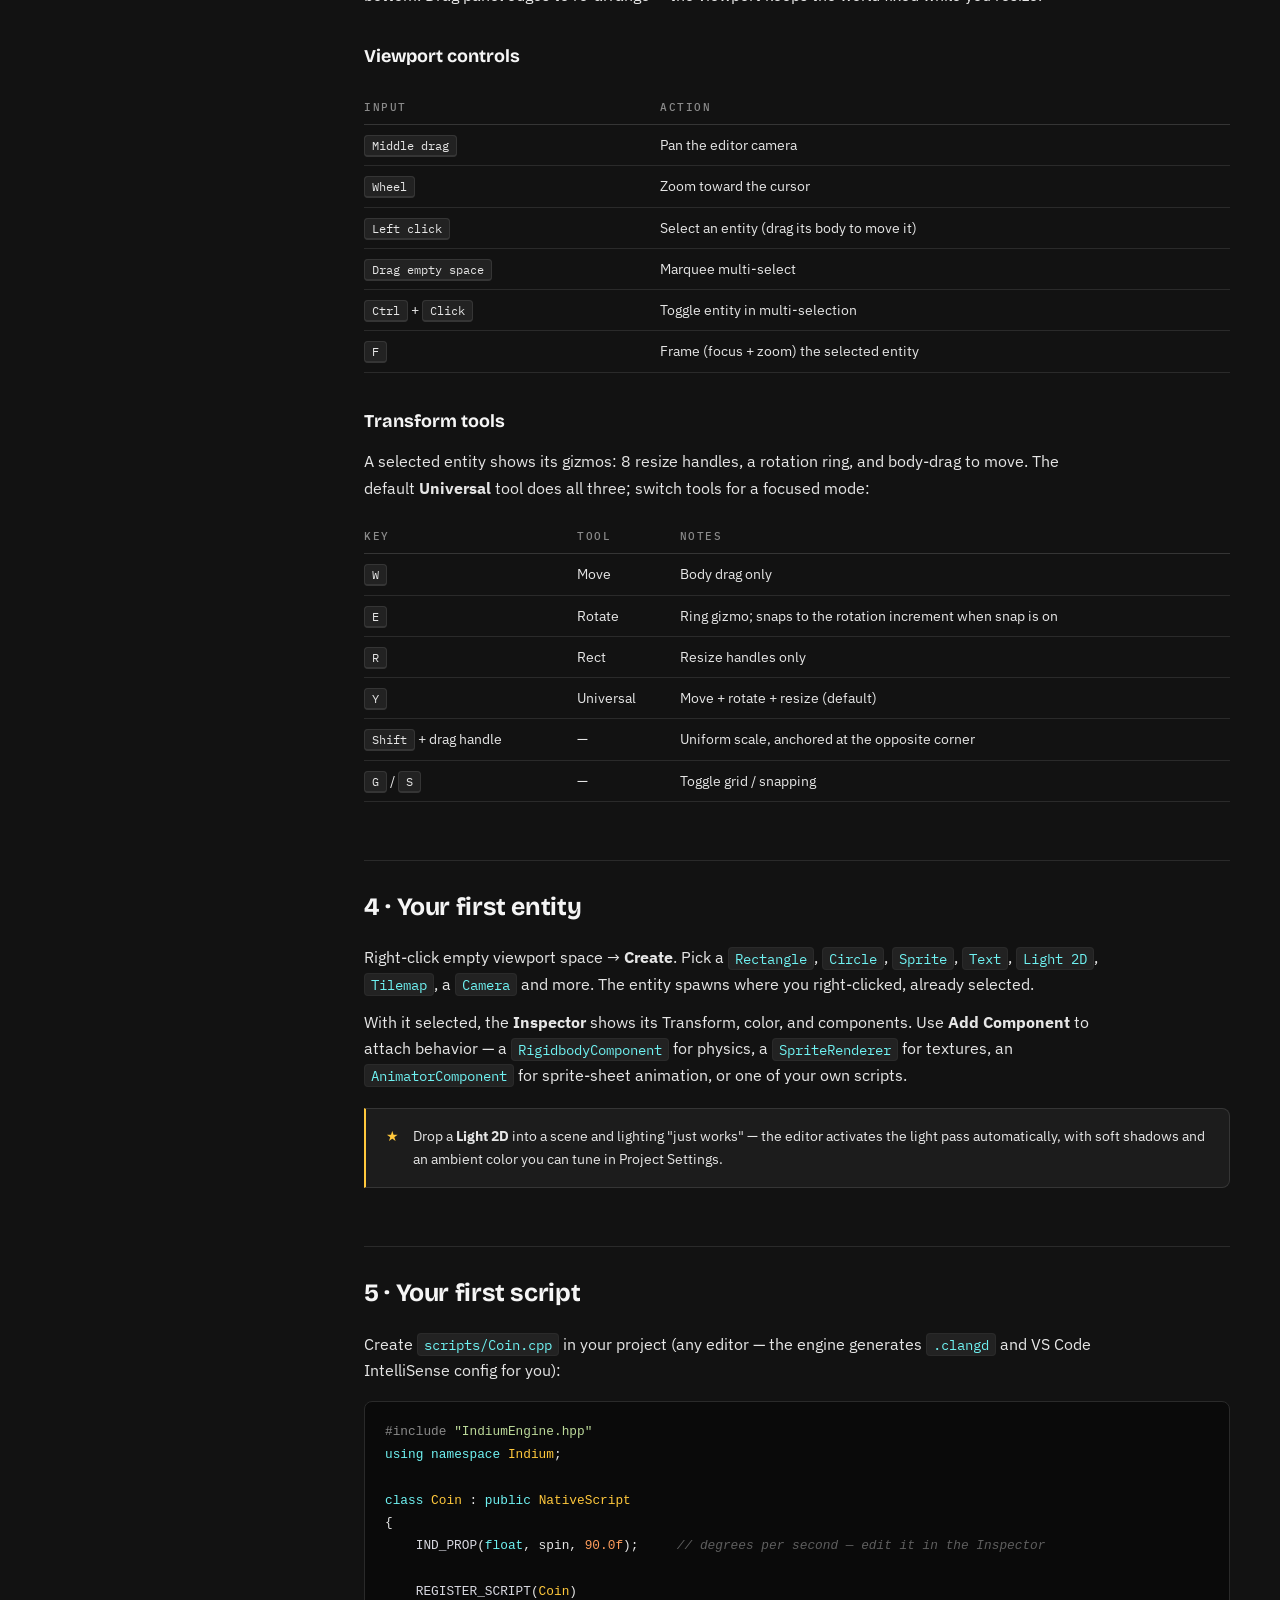
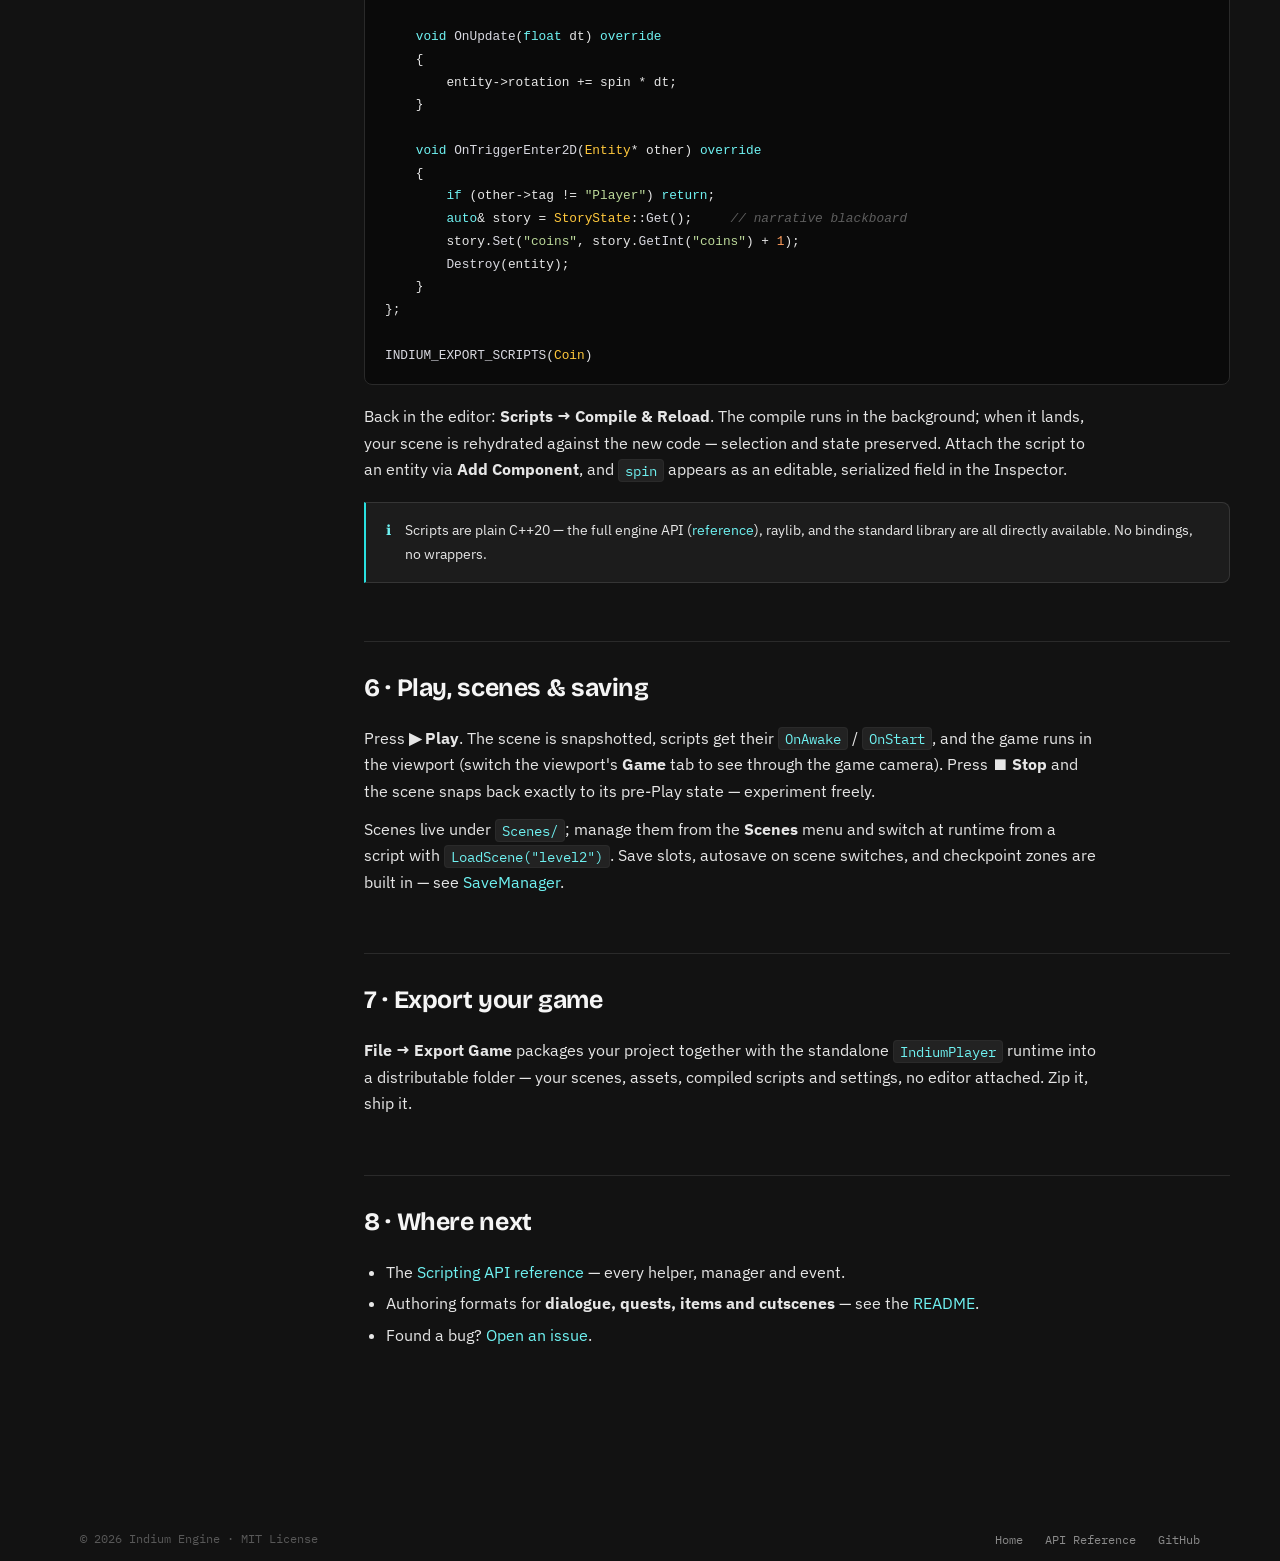
<file: website/getting-started.html>
<!DOCTYPE html>
<html lang="en">
<head>
<meta charset="UTF-8">
<meta name="viewport" content="width=device-width, initial-scale=1.0">
<title>Getting Started — Indium</title>
<meta name="description" content="Install Indium, create a project, learn the editor, write your first hot-reloaded C++ script and export a standalone game.">
<link rel="icon" href="data:image/svg+xml,%3Csvg xmlns='http://www.w3.org/2000/svg' viewBox='0 0 64 64'%3E%3Crect width='64' height='64' fill='%2310101a'/%3E%3Crect x='2' y='2' width='60' height='60' fill='none' stroke='%236e62ff' stroke-width='3'/%3E%3Ctext x='32' y='42' font-family='monospace' font-size='28' font-weight='bold' fill='%23f4f4f9' text-anchor='middle'%3EIn%3C/text%3E%3Ctext x='10' y='16' font-family='monospace' font-size='10' fill='%23767689'%3E49%3C/text%3E%3C/svg%3E">
<link rel="preconnect" href="https://fonts.googleapis.com">
<link rel="preconnect" href="https://fonts.gstatic.com" crossorigin>
<link href="https://fonts.googleapis.com/css2?family=Bricolage+Grotesque:opsz,wght@12..96,700;12..96,800&family=IBM+Plex+Mono:wght@400;500;600&family=IBM+Plex+Sans:wght@400;500;600&display=swap" rel="stylesheet">
<link rel="stylesheet" href="css/style.css">
</head>
<body>

<nav class="nav">
  <div class="wrap">
    <a class="brand" href="index.html" aria-label="Indium home">
      <span class="element"><b>In</b><i></i></span>
      <span>INDIUM</span>
    </a>
    <button class="nav-toggle" aria-label="Menu" aria-expanded="false">≡</button>
    <div class="links" id="navlinks">
      <a href="index.html#features">Features</a>
      <a href="index.html#scripting">Scripting</a>
      <a href="getting-started.html" aria-current="page">Getting&nbsp;Started</a>
      <a href="api.html">API</a>
      <a href="index.html#download">Download</a>
      <a class="gh" href="https://github.com/k4runa/indium" target="_blank" rel="noopener">
        <svg viewBox="0 0 16 16" aria-hidden="true"><path d="M8 0C3.58 0 0 3.58 0 8c0 3.54 2.29 6.53 5.47 7.59.4.07.55-.17.55-.38 0-.19-.01-.82-.01-1.49-2.01.37-2.53-.49-2.69-.94-.09-.23-.48-.94-.82-1.13-.28-.15-.68-.52-.01-.53.63-.01 1.08.58 1.23.82.72 1.21 1.87.87 2.33.66.07-.52.28-.87.51-1.07-1.78-.2-3.64-.89-3.64-3.95 0-.87.31-1.59.82-2.15-.08-.2-.36-1.02.08-2.12 0 0 .67-.21 2.2.82.64-.18 1.32-.27 2-.27s1.36.09 2 .27c1.53-1.04 2.2-.82 2.2-.82.44 1.1.16 1.92.08 2.12.51.56.82 1.27.82 2.15 0 3.07-1.87 3.75-3.65 3.95.29.25.54.73.54 1.48 0 1.07-.01 1.93-.01 2.2 0 .21.15.46.55.38A8.01 8.01 0 0 0 16 8c0-4.42-3.58-8-8-8z"/></svg>
        GitHub
      </a>
    </div>
  </div>
</nav>

<div class="docs wrap">
  <aside>
    <div class="inner">
      <div class="group">
        <span class="tag">Guide</span>
        <a href="#install">1 · Install</a>
        <a href="#create">2 · Create a project</a>
        <a href="#editor">3 · The editor</a>
        <a href="#entity">4 · Your first entity</a>
        <a href="#script">5 · Your first script</a>
        <a href="#play">6 · Play &amp; scenes</a>
        <a href="#export">7 · Export your game</a>
        <a href="#next">8 · Where next</a>
      </div>
      <div class="group">
        <span class="tag">Reference</span>
        <a href="api.html">Scripting API</a>
      </div>
    </div>
  </aside>

  <main>
    <span class="tag crumb"><span class="idx">DOCS</span> // getting started</span>
    <h1>Zero to a running game.</h1>
    <p class="intro">This guide takes you from an empty folder to a standalone, shippable build:
    install Indium, learn the editor, write a hot-reloaded C++ script, export.</p>

    <h2 id="install">1 · Install</h2>
    <p>Grab the latest release for your platform from the
    <a href="index.html#download">download page</a> or
    <a href="https://github.com/k4runa/indium/releases/latest" target="_blank" rel="noopener">GitHub Releases</a>.
    On <b>macOS</b>, open the <code>.dmg</code> and drag <b>Indium</b> to <b>Applications</b>; on
    <b>Windows/Linux</b>, extract the archive anywhere and run the <code>Indium</code> executable.</p>
    <div class="callout"><span class="ico">ℹ</span>
      <div>On <b>Windows</b> the zip bundles a portable C++ toolchain and the script SDK —
      hot-reloaded scripting works without installing MSYS2 or Visual Studio.
      On <b>macOS</b> the <code>.app</code> is ad-hoc signed: clear the download quarantine once with
      <code>xattr -dr com.apple.quarantine /Applications/Indium.app</code>, and install the Xcode
      Command Line Tools (<code>xcode-select --install</code>) so <code>clang++</code> is available for
      script compilation. On <b>Linux</b> you need a C++20 compiler (<code>g++</code> or <code>clang++</code>) on your <code>PATH</code>.</div>
    </div>

    <h3>Building from source</h3>
    <p>You need CMake ≥ 3.20, a C++20 compiler, and <a href="https://www.raylib.com/" target="_blank" rel="noopener">raylib 5.5</a> installed:</p>
    <pre><code class="language-bash">git clone https://github.com/k4runa/indium
cd indium
cmake -B build -DCMAKE_BUILD_TYPE=Release
cmake --build build -j
./build/Indium</code></pre>

    <h2 id="create">2 · Create a project</h2>
    <p>Indium opens on the <b>Hub</b> — your project launcher. Click <b>New Project</b>, pick a name
    and a location, and hit Create. The engine scaffolds the project structure and compiles
    the template script:</p>
    <pre><code class="language-bash">MyNewGame/
├── project.indp        # project manifest
├── Scenes/main.scene   # your first scene
├── scripts/            # C++ gameplay scripts (hot-reloaded)
├── Assets/             # sprites, audio, fonts
├── dialogue/  cutscenes/  quests/  items/
└── Settings/</code></pre>
    <p>Existing projects appear as cards on the Hub — click one to open it, right-click for
    management actions like reveal-in-explorer or delete.</p>

    <h2 id="editor">3 · The editor at a glance</h2>
    <p>The editor is a dockable workspace: <b>Hierarchy</b> (scene tree) on the left,
    the <b>Viewport</b> in the center, the <b>Inspector</b> (selected entity's components) on the right,
    and the <b>Console / Content Browser</b> at the bottom. Drag panel edges to re-arrange — the
    viewport keeps the world fixed while you resize.</p>

    <h3>Viewport controls</h3>
    <table>
      <thead><tr><th>Input</th><th>Action</th></tr></thead>
      <tbody>
        <tr><td><span class="kbd">Middle&nbsp;drag</span></td><td>Pan the editor camera</td></tr>
        <tr><td><span class="kbd">Wheel</span></td><td>Zoom toward the cursor</td></tr>
        <tr><td><span class="kbd">Left&nbsp;click</span></td><td>Select an entity (drag its body to move it)</td></tr>
        <tr><td><span class="kbd">Drag&nbsp;empty&nbsp;space</span></td><td>Marquee multi-select</td></tr>
        <tr><td><span class="kbd">Ctrl</span> + <span class="kbd">Click</span></td><td>Toggle entity in multi-selection</td></tr>
        <tr><td><span class="kbd">F</span></td><td>Frame (focus + zoom) the selected entity</td></tr>
      </tbody>
    </table>

    <h3>Transform tools</h3>
    <p>A selected entity shows its gizmos: 8 resize handles, a rotation ring, and body-drag to move.
    The default <b>Universal</b> tool does all three; switch tools for a focused mode:</p>
    <table>
      <thead><tr><th>Key</th><th>Tool</th><th>Notes</th></tr></thead>
      <tbody>
        <tr><td><span class="kbd">W</span></td><td>Move</td><td>Body drag only</td></tr>
        <tr><td><span class="kbd">E</span></td><td>Rotate</td><td>Ring gizmo; snaps to the rotation increment when snap is on</td></tr>
        <tr><td><span class="kbd">R</span></td><td>Rect</td><td>Resize handles only</td></tr>
        <tr><td><span class="kbd">Y</span></td><td>Universal</td><td>Move + rotate + resize (default)</td></tr>
        <tr><td><span class="kbd">Shift</span> + drag handle</td><td>—</td><td>Uniform scale, anchored at the opposite corner</td></tr>
        <tr><td><span class="kbd">G</span> / <span class="kbd">S</span></td><td>—</td><td>Toggle grid / snapping</td></tr>
      </tbody>
    </table>

    <h2 id="entity">4 · Your first entity</h2>
    <p>Right-click empty viewport space → <b>Create</b>. Pick a <code>Rectangle</code>, <code>Circle</code>,
    <code>Sprite</code>, <code>Text</code>, <code>Light 2D</code>, <code>Tilemap</code>, a <code>Camera</code> and more.
    The entity spawns where you right-clicked, already selected.</p>
    <p>With it selected, the <b>Inspector</b> shows its Transform, color, and components. Use
    <b>Add Component</b> to attach behavior — a <code>RigidbodyComponent</code> for physics, a
    <code>SpriteRenderer</code> for textures, an <code>AnimatorComponent</code> for sprite-sheet animation,
    or one of your own scripts.</p>
    <div class="callout amber"><span class="ico">★</span>
      <div>Drop a <b>Light 2D</b> into a scene and lighting "just works" — the editor activates the
      light pass automatically, with soft shadows and an ambient color you can tune in Project Settings.</div>
    </div>

    <h2 id="script">5 · Your first script</h2>
    <p>Create <code>scripts/Coin.cpp</code> in your project (any editor — the engine generates
    <code>.clangd</code> and VS Code IntelliSense config for you):</p>
    <pre><code class="language-cpp">#include "IndiumEngine.hpp"
using namespace Indium;

class Coin : public NativeScript
{
    IND_PROP(float, spin, 90.0f);     // degrees per second — edit it in the Inspector

    REGISTER_SCRIPT(Coin)

    void OnUpdate(float dt) override
    {
        entity->rotation += spin * dt;
    }

    void OnTriggerEnter2D(Entity* other) override
    {
        if (other->tag != "Player") return;
        auto& story = StoryState::Get();     // narrative blackboard
        story.Set("coins", story.GetInt("coins") + 1);
        Destroy(entity);
    }
};

INDIUM_EXPORT_SCRIPTS(Coin)</code></pre>
    <p>Back in the editor: <b>Scripts → Compile &amp; Reload</b>. The compile runs in the background;
    when it lands, your scene is rehydrated against the new code — selection and state preserved.
    Attach the script to an entity via <b>Add Component</b>, and <code>spin</code> appears as an
    editable, serialized field in the Inspector.</p>
    <div class="callout"><span class="ico">ℹ</span>
      <div>Scripts are plain C++20 — the full engine API (<a href="api.html">reference</a>), raylib,
      and the standard library are all directly available. No bindings, no wrappers.</div>
    </div>

    <h2 id="play">6 · Play, scenes &amp; saving</h2>
    <p>Press <b>▶ Play</b>. The scene is snapshotted, scripts get their <code>OnAwake</code> /
    <code>OnStart</code>, and the game runs in the viewport (switch the viewport's <b>Game</b> tab to
    see through the game camera). Press <b>⏹ Stop</b> and the scene snaps back exactly to its
    pre-Play state — experiment freely.</p>
    <p>Scenes live under <code>Scenes/</code>; manage them from the <b>Scenes</b> menu and switch at
    runtime from a script with <code>LoadScene("level2")</code>. Save slots, autosave on scene
    switches, and checkpoint zones are built in — see
    <a href="api.html#savemanager">SaveManager</a>.</p>

    <h2 id="export">7 · Export your game</h2>
    <p><b>File → Export Game</b> packages your project together with the standalone
    <code>IndiumPlayer</code> runtime into a distributable folder — your scenes, assets, compiled
    scripts and settings, no editor attached. Zip it, ship it.</p>

    <h2 id="next">8 · Where next</h2>
    <ul>
      <li>The <a href="api.html">Scripting API reference</a> — every helper, manager and event.</li>
      <li>Authoring formats for <b>dialogue, quests, items and cutscenes</b> — see the
          <a href="https://github.com/k4runa/indium#readme" target="_blank" rel="noopener">README</a>.</li>
      <li>Found a bug? <a href="https://github.com/k4runa/indium/issues" target="_blank" rel="noopener">Open an issue</a>.</li>
    </ul>
  </main>
</div>

<footer>
  <div class="wrap">
    <div class="row">
      <span class="made">© <span id="year">2026</span> Indium Engine · MIT License</span>
      <div class="links">
        <a href="index.html">Home</a>
        <a href="api.html">API Reference</a>
        <a href="https://github.com/k4runa/indium" target="_blank" rel="noopener">GitHub</a>
      </div>
    </div>
  </div>
</footer>

<script src="js/main.js"></script>
</body>
</html>
</file>
<file: website/css/style.css>
/* ============================================================
   Indium — engine website
   Palette is the editor's own: neutral charcoal (#121212 base,
   no blue tint), with the viewport gizmo accents — cyan
   selection (#00ffff, tamed) and amber rotation ring (#ffc83c).
   ============================================================ */

:root {
  --ink:        #0a0a0a;
  --bg:         #121212;   /* neutral base, ~ editor #151515  */
  --bg-2:       #171717;
  --panel:      #1c1c1c;
  --panel-2:    #222222;
  --line:       #2a2a2a;
  --line-2:     #353535;
  --line-3:     #444444;
  --text:       #e6e6e6;   /* editor ImGuiCol_Text            */
  --text-dim:   #8a8a8a;
  --text-faint: #585858;
  --white:      #f5f5f5;

  --cyan:       #29e0e0;   /* editor selection #00ffff, tamed */
  --cyan-hi:    #6ff2f2;
  --cyan-dim:   rgba(41, 224, 224, 0.11);
  --amber:      #ffc83c;   /* editor rotation ring            */
  --blue:       #328cff;   /* editor resize handle            */
  --green:      #66cc66;   /* editor console "info"           */
  --red:        #ff6e6e;

  --font-display: "Bricolage Grotesque", sans-serif;
  --font-body:    "IBM Plex Sans", sans-serif;
  --font-mono:    "IBM Plex Mono", monospace;

  --maxw: 1180px;
  --radius: 5px;
}

* { margin: 0; padding: 0; box-sizing: border-box; }

html { scroll-behavior: smooth; scroll-padding-top: 84px; }

body {
  background: var(--bg);
  color: var(--text);
  font-family: var(--font-body);
  font-size: 16px;
  line-height: 1.65;
  -webkit-font-smoothing: antialiased;
  overflow-x: hidden;
}

::selection { background: var(--cyan); color: #04201f; }

a { color: var(--cyan-hi); text-decoration: none; }
a:hover { color: #fff; }

:focus-visible { outline: 2px solid var(--cyan); outline-offset: 3px; border-radius: 2px; }

img { max-width: 100%; display: block; }

/* film grain over everything */
body::after {
  content: "";
  position: fixed; inset: 0;
  pointer-events: none; z-index: 100;
  opacity: 0.4;
  background-image: url("data:image/svg+xml,%3Csvg xmlns='http://www.w3.org/2000/svg' width='160' height='160'%3E%3Cfilter id='n'%3E%3CfeTurbulence type='fractalNoise' baseFrequency='0.9' numOctaves='2'/%3E%3CfeColorMatrix values='0 0 0 0 1 0 0 0 0 1 0 0 0 0 1 0 0 0 0.03 0'/%3E%3C/filter%3E%3Crect width='160' height='160' filter='url(%23n)'/%3E%3C/svg%3E");
}

.wrap { max-width: var(--maxw); margin: 0 auto; padding: 0 30px; position: relative; }

/* --- mono microlabels ----------------------------------------- */
.tag {
  font-family: var(--font-mono);
  font-size: 11px; font-weight: 500;
  letter-spacing: 0.22em; text-transform: uppercase;
  color: var(--text-dim);
}
.tag .idx { color: var(--cyan); }

/* --- element tile (logo) -------------------------------------- */
.element {
  position: relative;
  width: 44px; height: 44px;
  border: 1px solid var(--line-2);
  background: linear-gradient(160deg, var(--panel-2), var(--panel));
  display: grid; place-items: center; flex: none;
}
.element::after {
  content: "49";
  position: absolute; top: 3px; left: 5px;
  font-family: var(--font-mono);
  font-size: 8px; color: var(--text-faint);
}
.element b {
  font-family: var(--font-display);
  font-weight: 700; font-size: 19px;
  color: var(--white); transform: translateY(2px);
}
.element i { position: absolute; inset: -1px; border: 1px solid transparent; transition: border-color .25s ease; }
a:hover .element i { border-color: var(--cyan); }

/* --- nav ------------------------------------------------------- */
.nav {
  position: fixed; top: 0; left: 0; right: 0; z-index: 50;
  border-bottom: 1px solid var(--line);
  background: rgba(18, 18, 18, 0.72);
  backdrop-filter: blur(16px) saturate(120%);
  -webkit-backdrop-filter: blur(16px) saturate(120%);
}
.nav .wrap { display: flex; align-items: center; gap: 14px; height: 64px; }
.nav .brand { display: flex; align-items: center; gap: 12px; margin-right: auto; }
.nav .brand .element { width: 34px; height: 34px; }
.nav .brand .element b { font-size: 15px; }
.nav .brand .element::after { font-size: 7px; }
.nav .brand span { font-family: var(--font-display); font-weight: 700; font-size: 17px; letter-spacing: 0.05em; color: var(--white); }
.nav .links { display: flex; align-items: center; gap: 26px; }
.nav .links a { font-family: var(--font-mono); font-size: 12.5px; letter-spacing: 0.06em; color: var(--text-dim); }
.nav .links a:hover, .nav .links a[aria-current="page"] { color: var(--white); }
.nav .gh {
  display: inline-flex; align-items: center; gap: 8px;
  border: 1px solid var(--line-2); padding: 7px 14px; border-radius: var(--radius);
  transition: border-color .2s ease, background .2s ease;
}
.nav .gh:hover { border-color: var(--cyan); background: var(--cyan-dim); }
.nav .gh svg { width: 15px; height: 15px; fill: currentColor; }
.nav-toggle { display: none; }

/* --- buttons ---------------------------------------------------- */
.btn {
  display: inline-flex; align-items: center; gap: 10px;
  font-family: var(--font-mono); font-size: 13.5px; font-weight: 500; letter-spacing: 0.03em;
  padding: 13px 24px; border-radius: var(--radius); border: 1px solid transparent;
  cursor: pointer; transition: transform .15s ease, box-shadow .25s ease, border-color .2s ease, background .2s ease, color .2s ease;
}
.btn-primary { background: var(--cyan); color: #06201f; font-weight: 600; }
.btn-primary:hover { background: var(--cyan-hi); color: #06201f; transform: translateY(-1px); box-shadow: 0 8px 30px -8px rgba(41, 224, 224, 0.6); }
.btn-ghost { border-color: var(--line-2); color: var(--text); background: rgba(20,20,20,0.4); }
.btn-ghost:hover { border-color: var(--cyan); color: var(--white); background: var(--cyan-dim); }
.btn .arrow { transition: transform .2s ease; }
.btn:hover .arrow { transform: translateX(3px); }

/* --- 3D canvas -------------------------------------------------- */
#scene {
  position: fixed; inset: 0; width: 100vw; height: 100vh;
  z-index: 0; pointer-events: none;
  opacity: 0; transition: opacity 1.1s ease;
}
#scene.ready { opacity: 1; }
body.no-webgl #scene { display: none; }

/* Soft cyan/amber aura behind the droplet — a CSS stand-in for postprocess
   bloom, and the whole hero glow when WebGL is unavailable. Sits over the
   fixed canvas (z 0) but under page content (z 1). */
.scene-aura {
  position: fixed; z-index: 0; pointer-events: none;
  top: 42%; right: 8%; width: 46vw; height: 60vh;
  transform: translateY(-50%);
  background:
    radial-gradient(42% 42% at 52% 46%, rgba(41, 224, 224, 0.20), transparent 70%),
    radial-gradient(40% 40% at 62% 64%, rgba(255, 200, 60, 0.10), transparent 70%);
  filter: blur(36px);
  opacity: 0.9;
}
@media (max-width: 760px) { .scene-aura { right: -10%; width: 80vw; opacity: 0.7; } }

/* --- hero ------------------------------------------------------- */
.hero {
  position: relative; z-index: 1;
  min-height: 100vh;
  display: flex; align-items: center;
  padding: 120px 0 80px;
}
/* CSS fallback metal glow when WebGL is unavailable */
body.no-webgl .hero {
  background:
    radial-gradient(60% 60% at 70% 42%, rgba(41,224,224,0.12), transparent 60%),
    radial-gradient(46% 46% at 74% 60%, rgba(255,200,60,0.08), transparent 60%),
    var(--bg);
}
.hero .wrap { width: 100%; }
.hero .inner { max-width: 660px; }

.hero h1 {
  font-family: var(--font-display);
  font-weight: 800; font-size: clamp(46px, 7vw, 88px);
  line-height: 0.96; letter-spacing: -0.03em;
  color: var(--white); margin: 22px 0 26px;
}
.hero h1 em {
  font-style: normal; position: relative;
  color: var(--cyan-hi);
  text-shadow: 0 0 42px rgba(41, 224, 224, 0.45);
}
.hero .sub { font-size: 18px; color: var(--text-dim); max-width: 34em; margin-bottom: 38px; }
.hero .sub strong { color: var(--text); font-weight: 500; }
.hero .cta { display: flex; gap: 14px; flex-wrap: wrap; align-items: center; }
.hero .cta .ver { font-family: var(--font-mono); font-size: 12px; color: var(--text-faint); margin-left: 4px; }

.hero .scrollcue {
  position: absolute; left: 50%; bottom: 30px; transform: translateX(-50%);
  font-family: var(--font-mono); font-size: 10px; letter-spacing: 0.3em; color: var(--text-faint);
  display: flex; flex-direction: column; align-items: center; gap: 8px;
}
.hero .scrollcue .bar { width: 1px; height: 36px; background: linear-gradient(var(--cyan), transparent); animation: cue 2.2s ease-in-out infinite; }
@keyframes cue { 0%,100% { opacity: .3; transform: scaleY(.6); transform-origin: top; } 50% { opacity: 1; transform: scaleY(1); } }

/* staggered load-in */
@keyframes rise { from { opacity: 0; transform: translateY(20px); } to { opacity: 1; transform: none; } }
.hero .tag, .hero h1, .hero .sub, .hero .cta { opacity: 0; animation: rise .8s cubic-bezier(.22,.8,.3,1) forwards; }
.hero h1   { animation-delay: .12s; }
.hero .sub { animation-delay: .24s; }
.hero .cta { animation-delay: .36s; }

/* --- everything below the hero sits on opaque charcoal --------- */
.below { position: relative; z-index: 1; background: var(--bg); }

/* --- spectrum strip ------------------------------------------------ */
.spectrum {
  position: relative; height: 90px;
  border-top: 1px solid var(--line); border-bottom: 1px solid var(--line);
  background: var(--ink); overflow: hidden;
}
.spectrum .l { position: absolute; top: 0; bottom: 0; width: 1px; }
.spectrum .l.r  { left: 12%; background: rgba(255,110,110,.30); }
.spectrum .l.o  { left: 23%; background: rgba(255,200,60,.30); }
.spectrum .l.g  { left: 38%; background: rgba(102,204,102,.28); }
.spectrum .l.b  { left: 78%; background: rgba(50,140,255,.30); }
.spectrum .l.in { left: 62%; width: 3px; background: var(--cyan-hi); box-shadow: 0 0 24px 5px rgba(41,224,224,.75); animation: hum 4.5s ease-in-out infinite; }
@keyframes hum { 0%,100% { opacity: 1; } 50% { opacity: .68; } }
.spectrum .label {
  position: absolute; left: calc(62% + 18px); top: 50%; transform: translateY(-50%);
  font-family: var(--font-mono); font-size: 11px; color: var(--text-dim); letter-spacing: .06em; white-space: nowrap;
}
.spectrum .label b { color: var(--cyan-hi); font-weight: 500; }

/* --- sections ------------------------------------------------------- */
section.block { padding: 120px 0; border-bottom: 1px solid var(--line); position: relative; overflow: hidden; }

/* faint engine-grid texture on every section, fading from the top so it
   never reads as a flat fill. Sits under the content (.wrap is z:1). */
section.block::before {
  content: ""; position: absolute; inset: 0; pointer-events: none; z-index: 0;
  background-image:
    linear-gradient(var(--line) 1px, transparent 1px),
    linear-gradient(90deg, var(--line) 1px, transparent 1px);
  background-size: 58px 58px;
  background-position: center top;
  opacity: 0.55;
  -webkit-mask-image: radial-gradient(120% 80% at 50% 0%, #000 0%, transparent 70%);
          mask-image: radial-gradient(120% 80% at 50% 0%, #000 0%, transparent 70%);
}
/* a soft accent bloom drifting behind each section, alternating cyan/amber */
section.block::after {
  content: ""; position: absolute; pointer-events: none; z-index: 0;
  width: 60vw; height: 60vh; top: -10%; right: -15%;
  background: radial-gradient(closest-side, rgba(41, 224, 224, 0.06), transparent 75%);
  filter: blur(20px);
}
section.block:nth-child(even)::after {
  right: auto; left: -15%; top: auto; bottom: -10%;
  background: radial-gradient(closest-side, rgba(255, 200, 60, 0.045), transparent 75%);
}
section.block > .wrap { position: relative; z-index: 1; }

/* giant faded section index, set from the data-idx attribute */
section.block[data-idx] > .wrap::before {
  content: attr(data-idx);
  position: absolute; top: -52px; right: 0;
  font-family: var(--font-display); font-weight: 800;
  font-size: clamp(90px, 13vw, 190px); line-height: 1;
  color: var(--white); opacity: 0.022;
  pointer-events: none; z-index: 0; letter-spacing: -0.04em;
}
.block h2 {
  font-family: var(--font-display); font-weight: 800;
  font-size: clamp(30px, 3.8vw, 46px); letter-spacing: -0.02em; line-height: 1.04;
  color: var(--white); margin: 18px 0 14px; max-width: 16em;
}
.block .lead { color: var(--text-dim); max-width: 38em; font-size: 16.5px; }

.reveal { opacity: 0; transform: translateY(24px); transition: opacity .7s ease, transform .7s cubic-bezier(.22,.8,.3,1); }
.reveal.in { opacity: 1; transform: none; }

/* --- features grid ---------------------------------------------------- */
.features {
  margin-top: 58px; display: grid; grid-template-columns: repeat(4, 1fr);
  border-top: 1px solid var(--line); border-left: 1px solid var(--line);
}
.feature {
  position: relative; border-right: 1px solid var(--line); border-bottom: 1px solid var(--line);
  padding: 26px 22px 30px; transition: background .25s ease; overflow: hidden;
}
.feature::before { content: ""; position: absolute; top: 0; left: 0; right: 100%; height: 2px; background: var(--cyan); transition: right .4s cubic-bezier(.22,.8,.3,1); }
.feature:hover { background: var(--panel); }
.feature:hover::before { right: 0; }
.feature .num { font-family: var(--font-mono); font-size: 10.5px; color: var(--text-faint); letter-spacing: .15em; }
.feature h3 { font-family: var(--font-display); font-size: 17.5px; font-weight: 700; color: var(--white); margin: 14px 0 8px; letter-spacing: -0.01em; }
.feature p { font-size: 13.5px; color: var(--text-dim); line-height: 1.6; }
.feature .glyph { position: absolute; right: 14px; top: 18px; color: var(--text-faint); transition: color .25s ease, transform .25s ease; }
.feature:hover .glyph { color: var(--cyan-hi); transform: translateY(-2px); }
.feature .glyph svg { width: 18px; height: 18px; stroke: currentColor; fill: none; stroke-width: 1.5; }

/* --- showcase (real editor capture) ----------------------------------- */
.showcase { background: var(--ink); }
.show-grid { display: grid; grid-template-columns: 1.25fr 1fr; gap: 48px; align-items: center; margin-top: 50px; }
.showcase .frame {
  margin: 0; min-width: 0;
  border: 1px solid var(--line-2); border-radius: 10px; overflow: hidden;
  background: var(--bg-2); box-shadow: 0 40px 100px -30px rgba(0,0,0,.8), 0 0 0 1px rgba(255,255,255,.02) inset;
  position: relative;
}
.showcase .frame picture { display: block; width: 100%; }
.show-points { display: flex; flex-direction: column; border-top: 1px solid var(--line); }
.show-point { padding: 18px 2px; border-bottom: 1px solid var(--line); }
.show-point .k {
  font-family: var(--font-mono); font-size: 10.5px; letter-spacing: 0.18em;
  color: var(--cyan); display: block; margin-bottom: 7px;
}
.show-point b { display: block; color: var(--white); font-weight: 600; font-size: 15.5px; margin-bottom: 4px; font-family: var(--font-display); }
.show-point span { font-size: 13.5px; color: var(--text-dim); line-height: 1.55; }
.show-point code { font-family: var(--font-mono); font-size: 0.85em; color: var(--cyan-hi); background: var(--panel-2); border: 1px solid var(--line); padding: 1px 5px; border-radius: 4px; }
.show-cap { margin-top: 22px; font-family: var(--font-mono); font-size: 12px; color: var(--text-faint); letter-spacing: .04em; }
.showcase .frame .topbar {
  display: flex; align-items: center; gap: 6px; padding: 9px 14px;
  border-bottom: 1px solid var(--line); background: var(--bg); font-family: var(--font-mono); font-size: 11px; color: var(--text-faint);
}
.showcase .frame .topbar .dot { width: 9px; height: 9px; border-radius: 50%; background: var(--line-3); }
.showcase .frame .topbar .t { margin-left: 8px; letter-spacing: .06em; }
.showcase .frame img, .showcase .frame video { display: block; width: 100%; height: auto; background: var(--bg); }
.showcase .frame .placeholder {
  aspect-ratio: 16 / 9; display: grid; place-items: center; color: var(--text-faint);
  font-family: var(--font-mono); font-size: 12px; letter-spacing: .1em;
  background:
    repeating-linear-gradient(to right, rgba(255,255,255,.02) 0 1px, transparent 1px 32px),
    repeating-linear-gradient(to bottom, rgba(255,255,255,.02) 0 1px, transparent 1px 32px), var(--bg);
}
.showcase .cap { margin-top: 16px; font-family: var(--font-mono); font-size: 12px; color: var(--text-faint); text-align: center; letter-spacing: .04em; }

/* --- code section ------------------------------------------------------ */
.codegrid { display: grid; grid-template-columns: 0.92fr 1.08fr; gap: 56px; align-items: start; margin-top: 6px; }
.codegrid .copy-side { position: sticky; top: 110px; }
.codegrid .points { margin-top: 34px; display: flex; flex-direction: column; border-top: 1px solid var(--line); }
.codegrid .point { padding: 18px 2px; border-bottom: 1px solid var(--line); display: flex; gap: 16px; }
.codegrid .point .k { font-family: var(--font-mono); color: var(--cyan); font-size: 12px; padding-top: 3px; flex: none; min-width: 64px; }
.codegrid .point div b { display: block; color: var(--white); font-weight: 600; font-size: 15px; margin-bottom: 3px; }
.codegrid .point div span { font-size: 13.5px; color: var(--text-dim); }

.codecard { border: 1px solid var(--line-2); border-radius: 8px; background: var(--ink); overflow: hidden; box-shadow: 0 24px 70px -24px rgba(0,0,0,.85); }
.codecard .head { display: flex; align-items: center; justify-content: space-between; padding: 10px 16px; border-bottom: 1px solid var(--line); background: var(--bg-2); font-family: var(--font-mono); font-size: 11.5px; color: var(--text-dim); letter-spacing: .05em; }
.codecard pre { padding: 20px; overflow-x: auto; font-family: var(--font-mono); font-size: 12.8px; line-height: 1.75; color: var(--text); }
.codecard .foot { border-top: 1px solid var(--line); padding: 10px 16px; font-family: var(--font-mono); font-size: 11.5px; color: var(--green); background: var(--bg-2); }
.codecard .foot .dim { color: var(--text-faint); }

/* syntax tokens — tuned to the cyan/amber/charcoal identity */
.tk-k { color: var(--cyan-hi); }
.tk-t { color: var(--amber); }
.tk-s { color: #bcd99a; }
.tk-c { color: #5e5e5e; font-style: italic; }
.tk-f { color: #d8d8e0; }
.tk-n { color: #ff9d5c; }
.tk-p { color: var(--text-dim); }

/* --- pipeline ------------------------------------------------------------ */
.pipeline { display: grid; grid-template-columns: 1fr auto 1fr auto 1fr; gap: 18px; align-items: stretch; margin-top: 58px; }
.step { border: 1px solid var(--line-2); border-radius: 8px; background: var(--panel); padding: 26px 24px 30px; position: relative; }
.step .num { font-family: var(--font-mono); font-size: 11px; color: var(--cyan); letter-spacing: .18em; }
.step h3 { font-family: var(--font-display); color: var(--white); font-size: 19px; margin: 12px 0 8px; }
.step p { font-size: 13.5px; color: var(--text-dim); }
.step code { display: inline-block; margin-top: 14px; font-family: var(--font-mono); font-size: 11.5px; color: var(--cyan-hi); background: var(--cyan-dim); border: 1px solid rgba(41,224,224,.22); padding: 4px 10px; border-radius: 4px; }
.pipeline .arr { display: grid; place-items: center; color: var(--text-faint); font-family: var(--font-mono); font-size: 18px; }

/* --- download ------------------------------------------------------------- */
.dl-grid { display: grid; grid-template-columns: repeat(3, 1fr); gap: 18px; margin-top: 52px; }
.dl-card { border: 1px solid var(--line-2); border-radius: 8px; background: var(--panel); padding: 28px 26px; display: flex; flex-direction: column; gap: 6px; transition: border-color .2s ease, transform .2s ease, box-shadow .25s ease; }
.dl-card:hover { border-color: var(--cyan); transform: translateY(-3px); box-shadow: 0 18px 50px -18px rgba(41,224,224,.32); }
.dl-card .os { font-family: var(--font-mono); font-size: 11px; letter-spacing: .2em; color: var(--text-dim); text-transform: uppercase; }
.dl-card h3 { font-family: var(--font-display); color: var(--white); font-size: 21px; margin: 6px 0 2px; }
.dl-card .file { font-family: var(--font-mono); font-size: 11.5px; color: var(--text-faint); word-break: break-all; min-height: 2.6em; }
.dl-card .get { margin-top: 16px; font-family: var(--font-mono); font-size: 12.5px; color: var(--cyan-hi); }
.dl-card .get .arrow { display: inline-block; transition: transform .2s ease; }
.dl-card:hover .get .arrow { transform: translateX(4px); }

.src-note { margin-top: 26px; border: 1px dashed var(--line-2); border-radius: 8px; padding: 18px 22px; font-family: var(--font-mono); font-size: 12.5px; color: var(--text-dim); display: flex; gap: 16px; align-items: baseline; flex-wrap: wrap; }
.src-note b { color: var(--text); font-weight: 500; }
.src-note code { color: var(--cyan-hi); }

/* --- footer ------------------------------------------------------------------ */
footer { position: relative; z-index: 1; background: var(--bg); padding: 60px 0 50px; }
footer .strip { display: flex; gap: 28px; flex-wrap: wrap; font-family: var(--font-mono); font-size: 11px; color: var(--text-faint); letter-spacing: .1em; border-bottom: 1px solid var(--line); padding-bottom: 26px; margin-bottom: 26px; }
footer .strip span b { color: var(--text-dim); font-weight: 400; }
footer .row { display: flex; justify-content: space-between; align-items: center; gap: 20px; flex-wrap: wrap; }
footer .row .links { display: flex; gap: 22px; }
footer .row a { font-family: var(--font-mono); font-size: 12px; color: var(--text-dim); }
footer .row a:hover { color: var(--white); }
footer .made { font-family: var(--font-mono); font-size: 11.5px; color: var(--text-faint); }

/* ===========================================================
   DOCS LAYOUT (getting-started + api)
   =========================================================== */
.docs { position: relative; z-index: 1; background: var(--bg); display: grid; grid-template-columns: 250px 1fr; gap: 64px; padding: 120px 0 110px; }
.docs aside { position: relative; }
.docs aside .inner { position: sticky; top: 96px; max-height: calc(100vh - 120px); overflow-y: auto; padding-right: 10px; scrollbar-width: thin; scrollbar-color: var(--line-2) transparent; }
.docs aside .group { margin-bottom: 26px; }
.docs aside .group > .tag { display: block; margin-bottom: 10px; }
.docs aside a { display: block; font-size: 13.5px; color: var(--text-dim); padding: 5px 0 5px 14px; border-left: 1px solid var(--line); transition: color .15s ease, border-color .15s ease; }
.docs aside a:hover { color: var(--white); }
.docs aside a.active { color: var(--cyan-hi); border-left-color: var(--cyan); }

.docs main { min-width: 0; }
.docs main .crumb { margin-bottom: 10px; }
.docs main h1 { font-family: var(--font-display); font-weight: 800; font-size: clamp(32px, 4vw, 46px); letter-spacing: -0.02em; color: var(--white); margin-bottom: 14px; line-height: 1.05; }
.docs main .intro { color: var(--text-dim); font-size: 16.5px; max-width: 44em; }
.docs main h2 { font-family: var(--font-display); font-size: 25px; font-weight: 700; color: var(--white); letter-spacing: -0.015em; margin: 58px 0 16px; padding-top: 26px; border-top: 1px solid var(--line); }
.docs main h3 { font-family: var(--font-display); font-size: 18px; font-weight: 700; color: var(--white); margin: 34px 0 10px; }
.docs main p { margin: 12px 0; max-width: 46em; }
.docs main p code, .docs main li code, .docs main td code { font-family: var(--font-mono); font-size: 0.86em; background: var(--panel-2); border: 1px solid var(--line); padding: 1.5px 6px; border-radius: 4px; color: var(--cyan-hi); word-break: break-word; }
.docs main ul, .docs main ol { margin: 12px 0 12px 22px; max-width: 44em; }
.docs main li { margin: 5px 0; }
.docs main hr { border: 0; border-top: 1px solid var(--line); margin: 40px 0; }
.docs main blockquote { border-left: 2px solid var(--cyan); background: var(--cyan-dim); padding: 12px 18px; margin: 16px 0; border-radius: 0 6px 6px 0; color: var(--text); }

.docs main pre { position: relative; background: var(--ink); border: 1px solid var(--line); border-radius: 8px; padding: 18px 20px; overflow-x: auto; margin: 18px 0; font-family: var(--font-mono); font-size: 12.8px; line-height: 1.7; color: var(--text); }
.docs main pre code { background: none; border: 0; padding: 0; color: inherit; font-size: inherit; }

.copy-btn { position: absolute; top: 8px; right: 8px; font-family: var(--font-mono); font-size: 10.5px; letter-spacing: .08em; color: var(--text-faint); background: var(--bg-2); border: 1px solid var(--line-2); border-radius: 4px; padding: 4px 9px; cursor: pointer; opacity: 0; transition: opacity .15s ease, color .15s ease, border-color .15s ease; }
pre:hover .copy-btn { opacity: 1; }
.copy-btn:hover { color: var(--white); border-color: var(--cyan); }
.copy-btn.ok { color: var(--green); border-color: var(--green); opacity: 1; }

.docs main table { width: 100%; border-collapse: collapse; margin: 18px 0; font-size: 13.5px; }
.docs main th { text-align: left; font-family: var(--font-mono); font-size: 11px; letter-spacing: .14em; text-transform: uppercase; color: var(--text-dim); font-weight: 500; border-bottom: 1px solid var(--line-2); padding: 8px 14px 8px 0; }
.docs main td { border-bottom: 1px solid var(--line); padding: 9px 14px 9px 0; vertical-align: top; }

.kbd { font-family: var(--font-mono); font-size: 11.5px; background: var(--panel-2); border: 1px solid var(--line-2); border-bottom-width: 2px; border-radius: 4px; padding: 2px 7px; color: var(--text); }

.callout { display: flex; gap: 14px; border: 1px solid var(--line-2); border-left: 2px solid var(--cyan); background: var(--panel); border-radius: 0 8px 8px 0; padding: 16px 20px; margin: 20px 0; font-size: 14px; }
.callout .ico { color: var(--cyan-hi); font-family: var(--font-mono); }
.callout.amber { border-left-color: var(--amber); }
.callout.amber .ico { color: var(--amber); }

/* ============================================================== */
@media (max-width: 1000px) {
  .features { grid-template-columns: repeat(2, 1fr); }
  .codegrid { grid-template-columns: 1fr; gap: 34px; }
  .codegrid .copy-side { position: static; }
  .pipeline { grid-template-columns: 1fr; }
  .pipeline .arr { transform: rotate(90deg); padding: 2px 0; }
  .dl-grid { grid-template-columns: 1fr; }
  .docs { grid-template-columns: 1fr; gap: 30px; padding-top: 100px; }
  .docs aside .inner { position: static; max-height: none; display: flex; flex-wrap: wrap; gap: 4px 18px; }
  .docs aside .group { margin-bottom: 8px; }
}
@media (max-width: 720px) {
  .nav .links { display: none; position: absolute; top: 64px; left: 0; right: 0; flex-direction: column; align-items: flex-start; gap: 0; background: rgba(18,18,18,.97); border-bottom: 1px solid var(--line); padding: 10px 30px 18px; }
  .nav .links.open { display: flex; }
  .nav .links a { padding: 10px 0; font-size: 14px; }
  .nav-toggle { display: grid; place-items: center; width: 38px; height: 38px; background: none; border: 1px solid var(--line-2); border-radius: var(--radius); color: var(--text); cursor: pointer; font-family: var(--font-mono); }
  .features { grid-template-columns: 1fr; }
  .spectrum .label { left: 8%; }
}
@media (prefers-reduced-motion: reduce) {
  *, *::before, *::after { animation-duration: .001s !important; transition-duration: .001s !important; }
  html { scroll-behavior: auto; }
  .reveal { opacity: 1; transform: none; }
  #scene { opacity: 1; }
}
</file>
